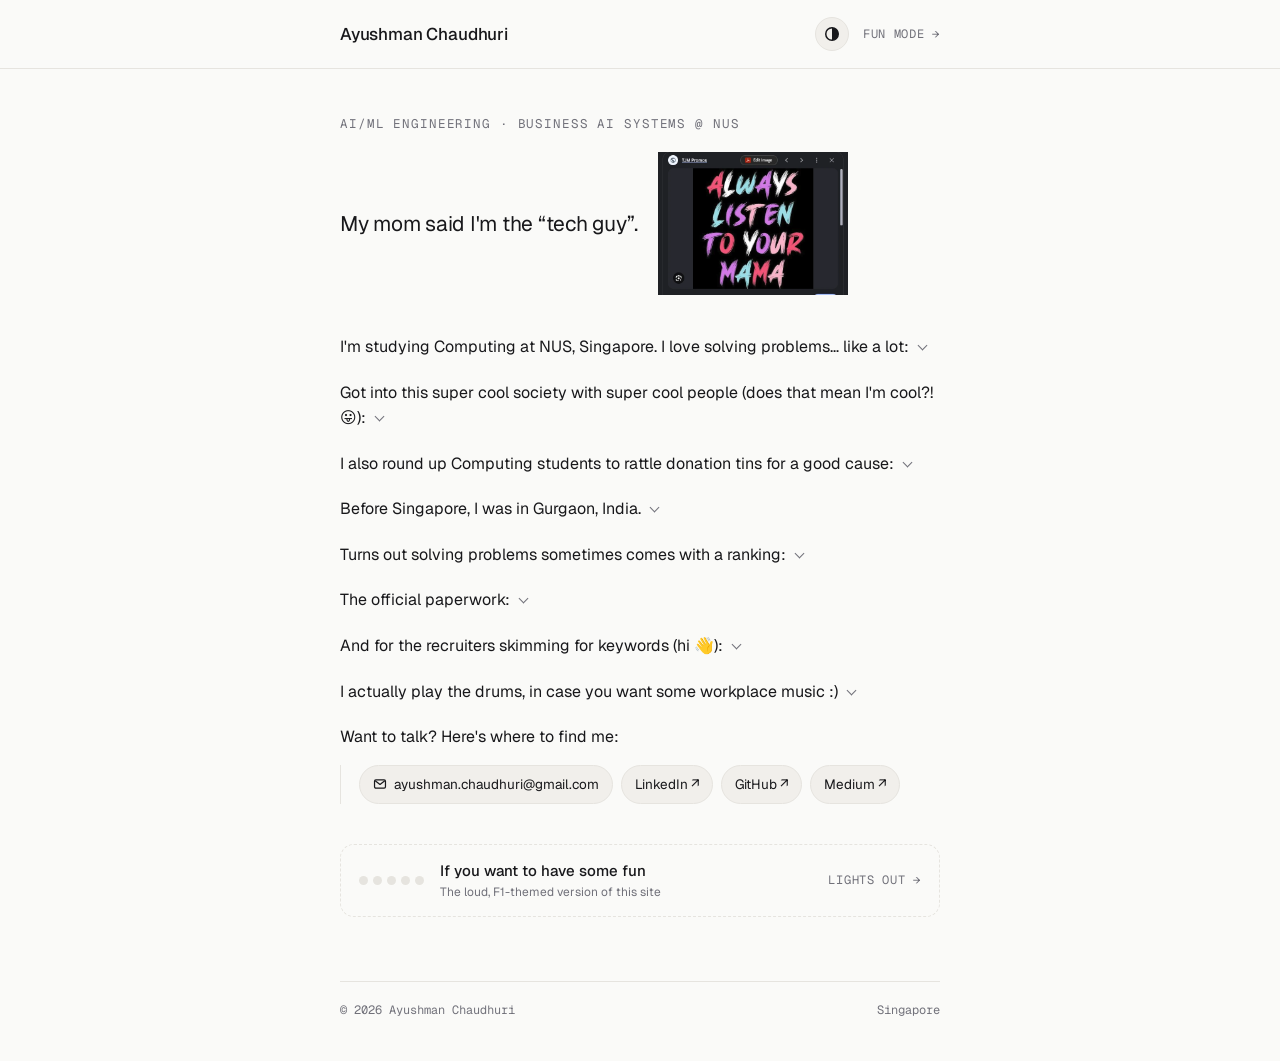
<file: index.html>
<!DOCTYPE html>
<html lang="en">
<head>
<meta charset="utf-8">
<meta name="viewport" content="width=device-width, initial-scale=1, viewport-fit=cover">
<title>Ayushman Chaudhuri</title>
<meta name="description" content="Ayushman Chaudhuri — first-year Business AI Systems student at NUS, building towards a career in AI/ML engineering.">
<link rel="canonical" href="https://ayushman.rocks/">
<meta name="theme-color" content="#FAFAF8">

<meta property="og:title" content="Ayushman Chaudhuri">
<meta property="og:description" content="First-year Business AI Systems student at NUS, building towards a career in AI/ML engineering.">
<meta property="og:type" content="website">
<meta property="og:url" content="https://ayushman.rocks/">
<meta property="og:image" content="https://ayushman.rocks/assets/img/ayushman-md.jpg">

<script>
  (function () {
    // Old deep links (ayushman.rocks/#whatsthisposition, #about, …) belong to the fun version, which now lives at /fun/.
    var h = location.hash.slice(1);
    if (/^(home|about|work|beyond|contact|pitwall|whatsthisposition|wattlah|clipcontext|nes-finance|chakr|ml-project)$/.test(h)) {
      location.replace('fun/#' + h);
    }
    // Saved light/dark choice, applied before first paint so the page doesn't flash.
    try {
      var t = localStorage.getItem('theme');
      if (t === 'light' || t === 'dark') document.documentElement.setAttribute('data-theme', t);
    } catch (e) {}
  })();
</script>

<link rel="preconnect" href="https://fonts.googleapis.com">
<link rel="preconnect" href="https://fonts.gstatic.com" crossorigin>
<link href="https://fonts.googleapis.com/css2?family=Geist:wght@400;500;600&family=Geist+Mono:wght@400;500&display=swap" rel="stylesheet">
<link rel="icon" href="favicon.svg" type="image/svg+xml">
<link rel="icon" href="favicon.ico" sizes="48x48">
<link rel="apple-touch-icon" href="apple-touch-icon.png">

<style>
  :root {
    --bg: #FAFAF8;
    --text: #18181B;
    --body: #3F3F46;
    --dim: #71717A;
    --hair: #E6E4DF;
    --chip: #F1EFEB;
    --link-line: #FF8000;
    --tint: rgba(255, 128, 0, .13);
    --tint-ink: #8A4200;
    --light-on: #E5251B;
    --go: #C25E00;
    color-scheme: light;
    interpolate-size: allow-keywords;
  }
  :root[data-theme="dark"] {
    --bg: #0C0C0E;
    --text: #EDEBE4;
    --body: #C4C2BC;
    --dim: #8C8A85;
    --hair: #242428;
    --chip: #16161A;
    --tint: rgba(255, 128, 0, .16);
    --tint-ink: #FFB26B;
    --light-on: #FF3B30;
    --go: #FF8000;
    color-scheme: dark;
  }

  *, *::before, *::after { box-sizing: border-box; }
  html { -webkit-text-size-adjust: 100%; }
  body {
    margin: 0;
    background: var(--bg);
    color: var(--body);
    font: 400 15px/1.7 "Geist", ui-sans-serif, system-ui, -apple-system, "Segoe UI", sans-serif;
    -webkit-font-smoothing: antialiased;
    transition: background-color .25s, color .25s;
  }
  a { color: inherit; }
  ul { list-style: none; margin: 0; padding: 0; }
  p { margin: 0; }
  .mono { font-family: "Geist Mono", ui-monospace, "SF Mono", Menlo, monospace; }
  .wrap { max-width: 640px; margin: 0 auto; padding: 0 max(20px, env(safe-area-inset-left)); }

  /* ---------- header ---------- */
  .top { border-bottom: 1px solid var(--hair); }
  .top .wrap { display: flex; align-items: center; justify-content: space-between; height: 68px; }
  .top__name { font-size: 17px; font-weight: 500; color: var(--text); letter-spacing: -.01em; text-decoration: none; }
  .theme {
    width: 34px; height: 34px; border-radius: 50%;
    display: grid; place-items: center;
    border: 1px solid var(--hair); background: var(--chip); color: var(--text);
    cursor: pointer; padding: 0;
    transition: transform .2s;
  }
  .theme:hover { transform: rotate(-20deg); }
  .top__right { display: flex; align-items: center; gap: 14px; }
  .top__fun { font-size: 12px; letter-spacing: .06em; text-transform: uppercase; color: var(--dim); text-decoration: none; transition: color .2s; }
  .top__fun:hover { color: var(--go); }
  .theme svg { width: 16px; height: 16px; }

  /* ---------- intro ---------- */
  main.wrap { padding-top: 44px; padding-bottom: 64px; }
  .kicker { font-size: 12.5px; letter-spacing: .07em; text-transform: uppercase; color: var(--dim); margin-bottom: 18px; }
  .lead { display: flex; align-items: center; gap: 20px; font-size: 21px; line-height: 1.5; color: var(--text); letter-spacing: -.012em; }
  .lead p { text-wrap: balance; }
  .lead__mama { width: 190px; height: auto; flex: none; }
  .say a, .entry a, .skills a {
    color: var(--text);
    text-decoration: underline;
    text-decoration-color: var(--link-line);
    text-decoration-thickness: 1.5px;
    text-underline-offset: 3px;
  }
  .say a:hover, .entry a:hover, .skills a:hover { text-decoration-thickness: 3px; }
  /* ---------- sections: one sentence in my voice; its list drops down on hover (tap on touch) ---------- */
  .secs { margin-top: 34px; }
  .sec + .sec { margin-top: 10px; }
  .say {
    display: block; width: 100%; padding: 5px 0; margin: 0;
    background: none; border: 0; text-align: left; cursor: pointer;
    font: inherit; font-size: 16px; line-height: 1.6; color: var(--text);
    transition: color .25s;
  }
  .say:focus-visible { outline: 2px solid var(--link-line); outline-offset: 3px; border-radius: 4px; }
  .say--static { cursor: default; }
  .say__chev {
    display: inline-block; width: 7px; height: 7px; margin-left: 10px; vertical-align: 3px;
    border-right: 1.5px solid var(--dim); border-bottom: 1.5px solid var(--dim);
    transform: rotate(45deg);
    transition: transform .3s, border-color .3s;
  }
  .fold { display: grid; grid-template-rows: 0fr; transition: grid-template-rows .36s cubic-bezier(.2, .7, .2, 1); }
  .fold__in { overflow: hidden; min-height: 0; }
  .list {
    margin: 10px 0 14px; padding-left: 18px;
    border-left: 1.5px solid var(--hair);
    transition: border-color .3s;
  }
  /* .is-hover = mouse (set by the script below), .is-open = tapped/clicked, focus = keyboard */
  .sec.is-open .fold, .sec.is-hover .fold, .sec:has(:focus-visible) .fold { grid-template-rows: 1fr; }
  .sec.is-open .say__chev, .sec.is-hover .say__chev, .sec:has(:focus-visible) .say__chev { transform: translateY(3px) rotate(-135deg); border-color: var(--go); }
  .sec.is-open .list, .sec.is-hover .list { border-left-color: var(--link-line); }
  @media (hover: hover) {
    .secs:hover .sec:not(.is-hover):not(.is-open):not(#say-hi) .say { color: var(--dim); }
  }
  #say-hi .list { margin-bottom: 0; }

  /* entries */
  .entry + .entry { margin-top: 18px; }
  .entry__head { display: flex; align-items: baseline; gap: 16px; }
  .entry__what { flex: 1; min-width: 0; display: flex; flex-wrap: wrap; align-items: baseline; gap: 4px 8px; }
  .entry__title { color: var(--text); font-weight: 500; }
  .entry__org {
    background: var(--tint); color: var(--tint-ink);
    font-size: 13px; padding: 1px 7px; border-radius: 5px; line-height: 1.6;
  }
  .entry__when { flex: none; font-size: 12px; color: var(--dim); white-space: nowrap; }
  .entry__note { margin-top: 3px; font-size: 14.5px; }
  .entry__stack { margin-top: 5px; font-size: 12px; color: var(--dim); }
  .entry__links { margin-top: 6px; display: flex; flex-wrap: wrap; gap: 4px 16px; font-size: 13.5px; }
  .entry a[target="_blank"]::after, .skills a[target="_blank"]::after { content: " ↗"; font-size: .85em; }

  .skills { display: grid; grid-template-columns: 9.5em 1fr; gap: 10px 16px; margin: 0; }
  .skills dt { font-size: 12px; letter-spacing: .05em; text-transform: uppercase; color: var(--dim); padding-top: 2px; }
  .skills dd { margin: 0; font-size: 14.5px; }


  /* ---------- contact links ---------- */
  .links { display: flex; flex-wrap: wrap; gap: 8px; }
  .links a {
    display: inline-flex; align-items: center; gap: 7px;
    padding: 7px 13px; border-radius: 999px;
    border: 1px solid var(--hair); background: var(--chip);
    color: var(--text); text-decoration: none; font-size: 13.5px;
    transition: border-color .2s, transform .2s;
  }
  .links a:hover { border-color: var(--link-line); transform: translateY(-1px); }
  .links svg { width: 14px; height: 14px; flex: none; }

  /* ---------- the way to the fun version ---------- */
  .fun {
    margin-top: 40px;
    display: flex; align-items: center; gap: 16px;
    padding: 16px 18px; border-radius: 14px;
    border: 1px dashed var(--hair);
    color: var(--text); text-decoration: none;
    transition: border-color .3s, background-color .3s;
  }
  .fun:hover, .fun:focus-visible { border-style: solid; border-color: var(--text); outline: none; }
  .lights { display: flex; gap: 5px; flex: none; }
  .lights i { width: 9px; height: 9px; border-radius: 50%; background: var(--hair); }
  .fun:hover .lights i, .fun:focus-visible .lights i {
    animation: light-on var(--t) var(--d) linear forwards;
  }
  @keyframes light-on {
    0%, 99.9% { background: var(--light-on); box-shadow: 0 0 8px var(--light-on); }
    100% { background: var(--hair); box-shadow: none; }
  }
  .fun__text { display: flex; flex-direction: column; line-height: 1.35; }
  .fun__text b { font-weight: 500; font-size: 15px; }
  .fun__text small { font-size: 12px; color: var(--dim); margin-top: 3px; }
  .fun__go {
    margin-left: auto; font-size: 12px; letter-spacing: .06em; text-transform: uppercase; color: var(--dim);
    white-space: nowrap; transition: color .2s, transform .3s;
  }
  /* "lights out and away we go" — fires after the five lights have gone out */
  .fun:hover .fun__go, .fun:focus-visible .fun__go { color: var(--go); transform: translateX(4px); transition-delay: 1.15s; }

  footer { padding: 0 0 40px; font-size: 12px; color: var(--dim); }
  .foot { display: flex; justify-content: space-between; gap: 12px; flex-wrap: wrap; border-top: 1px solid var(--hair); padding-top: 18px; }

  @media (max-width: 520px) {
    main.wrap { padding-top: 30px; }
    .kicker { font-size: 11px; letter-spacing: .06em; }
    .lead { font-size: 19px; gap: 16px; }
    .lead__mama { width: 128px; }
    .list { padding-left: 14px; }
    .top__right { gap: 12px; }
    .top__fun { font-size: 11px; }
    .entry__head { flex-direction: column; gap: 2px; }
    .skills { grid-template-columns: 1fr; gap: 2px; }
    .skills dd + dt { margin-top: 10px; }
    .fun { gap: 12px; padding: 14px; }
    .fun__go { display: none; }
  }
  @media (prefers-reduced-motion: reduce) {
    *, *::before, *::after { animation: none !important; transition: none !important; }
  }
</style>
</head>
<body>

<header class="top">
  <div class="wrap">
    <a class="top__name" href="./">Ayushman Chaudhuri</a>
    <div class="top__right">
      <button class="theme" id="theme" type="button" aria-label="Switch between light and dark mode">
        <svg viewBox="0 0 16 16" aria-hidden="true"><circle cx="8" cy="8" r="6.25" fill="none" stroke="currentColor" stroke-width="1.5"/><path d="M8 1.75a6.25 6.25 0 0 1 0 12.5z" fill="currentColor"/></svg>
      </button>
      <a class="top__fun mono" href="fun/">Fun mode →</a>
    </div>
  </div>
</header>

<main class="wrap">
  <p class="kicker mono">AI/ML Engineering · Business AI Systems @ NUS</p>
  <div class="lead">
    <p>My mom said I'm the “tech guy”.</p>
    <img class="lead__mama" src="assets/img/mama.webp" width="606" height="455" alt="Poster that says “Always listen to your mama”">
  </div>

  <div class="secs">
  <section class="sec" id="projects">
    <button class="say" type="button" aria-expanded="false">I'm studying Computing at NUS, Singapore. I love solving problems… like a lot:<i class="say__chev" aria-hidden="true"></i></button>
    <div class="fold"><div class="fold__in">
      <ul class="list">
        <li class="entry">
          <div class="entry__head"><span class="entry__what"><span class="entry__title">what’sthisposition</span><span class="entry__org">Solo build · Live</span></span><span class="entry__when mono">2026</span></div>
          <p class="entry__note">Free, open-source chess game review. Stockfish 19 runs in the browser, labels every move from Brilliant to Blunder, and explains why in plain words.</p>
          <p class="entry__stack mono">Next.js · TypeScript · Stockfish WASM · Computer vision</p>
          <p class="entry__links"><a href="https://www.whatsthisposition.com" target="_blank" rel="noopener">whatsthisposition.com</a><a href="https://github.com/acunli/whatsthisposition" target="_blank" rel="noopener">GitHub</a></p>
        </li>
        <li class="entry">
          <div class="entry__head"><span class="entry__what"><span class="entry__title">ClipContext</span><span class="entry__org">Team Lead &amp; Lead Developer</span></span><span class="entry__when mono">Jul – Aug 2026</span></div>
          <p class="entry__note">Multimodal video understanding that generates trend-aware titles, descriptions and hashtags, ranked by an AI discriminator. Built for the lablab.ai AMD Developer Hackathon ACT II.</p>
          <p class="entry__stack mono">PyTorch · vLLM · ROCm · FastAPI · Next.js · Firebase</p>
          <p class="entry__links"><a href="https://clip-context.vercel.app" target="_blank" rel="noopener">clip-context.vercel.app</a><a href="https://github.com/acunli/ClipContext" target="_blank" rel="noopener">GitHub</a></p>
        </li>
        <li class="entry">
          <div class="entry__head"><span class="entry__what"><span class="entry__title">NES Finance Tool</span><span class="entry__org">Private</span></span><span class="entry__when mono">Current</span></div>
          <p class="entry__note">Finance governance for the NUS Entrepreneurship Society: procurement requests routed through tiered approvals, with an append-only audit trail.</p>
          <p class="entry__stack mono">Next.js · TypeScript · Postgres · Drizzle · Supabase</p>
        </li>
        <li class="entry">
          <div class="entry__head"><span class="entry__what"><span class="entry__title">WattLah!</span><span class="entry__org">Team build</span></span><span class="entry__when mono">LifeHack 2026</span></div>
          <p class="entry__note">Gamified home energy audits: walk a pixel-art apartment, scan appliance meters and build a savings plan.</p>
          <p class="entry__stack mono">Next.js · React · TypeScript · Phaser 3 · Tailwind</p>
          <p class="entry__links"><a href="https://github.com/acunli/LifeHack2026" target="_blank" rel="noopener">GitHub</a></p>
        </li>
      </ul>
    </div></div>
  </section>

  <section class="sec" id="society">
    <button class="say" type="button" aria-expanded="false">Got into this super cool society with super cool people (does that mean I'm cool?! 😛):<i class="say__chev" aria-hidden="true"></i></button>
    <div class="fold"><div class="fold__in">
      <ul class="list">
        <li class="entry">
          <div class="entry__head"><span class="entry__what"><span class="entry__title">Technical Executive</span><span class="entry__org">NUS Entrepreneurship Society</span></span><span class="entry__when mono">Current</span></div>
          <p class="entry__note">Building the society's finance tool. The net assets it manages will soon exceed SGD 30,000.</p>
        </li>
      </ul>
    </div></div>
  </section>

  <section class="sec" id="flag">
    <button class="say" type="button" aria-expanded="false">I also round up Computing students to rattle donation tins for a good cause:<i class="say__chev" aria-hidden="true"></i></button>
    <div class="fold"><div class="fold__in">
      <ul class="list">
        <li class="entry">
          <div class="entry__head"><span class="entry__what"><span class="entry__title">Director of Flag</span><span class="entry__org">NUS Students' Computing Club</span></span><span class="entry__when mono">29th MC</span></div>
          <p class="entry__note">NUSSU Flag Day, NUS's annual street drive raising funds for Community Chest charities.</p>
        </li>
      </ul>
    </div></div>
  </section>

  <section class="sec" id="school">
    <button class="say" type="button" aria-expanded="false">Before Singapore, I was in Gurgaon, India.<i class="say__chev" aria-hidden="true"></i></button>
    <div class="fold"><div class="fold__in">
      <ul class="list">
        <li class="entry">
          <div class="entry__head"><span class="entry__what"><span class="entry__title">Head Boy</span><span class="entry__org">Delhi Public School Gurgaon</span></span><span class="entry__when mono">2025 – 2026</span></div>
          <p class="entry__note">Represented 5,000+ students and coordinated 120 council members across 4 events.</p>
        </li>
        <li class="entry">
          <div class="entry__head"><span class="entry__what"><span class="entry__title">Head of Financing &amp; Technical Operations</span><span class="entry__org">Chakr – Wheels of Hope</span></span><span class="entry__when mono">Mar 2025 – Feb 2026</span></div>
          <p class="entry__note">Refurbished bicycles for underprivileged students. 260+ bicycles distributed, SGD 3,300+ raised, and tGELF Youth Leader 2024–25 out of 100+ projects.</p>
        </li>
        <li class="entry">
          <div class="entry__head"><span class="entry__what"><span class="entry__title">Head, Competitive Programming Team</span><span class="entry__org">NODE, DPS Gurgaon</span></span></div>
          <p class="entry__note">Led the team at 5 national competitions and ran programming huddles for 50+ participants.</p>
        </li>
      </ul>
    </div></div>
  </section>

  <section class="sec" id="awards">
    <button class="say" type="button" aria-expanded="false">Turns out solving problems sometimes comes with a ranking:<i class="say__chev" aria-hidden="true"></i></button>
    <div class="fold"><div class="fold__in">
      <ul class="list">
        <li class="entry">
          <div class="entry__head"><span class="entry__what"><span class="entry__title">World Rank #8 developer of 20,000</span><span class="entry__org">lablab.ai AMD ACT II Hackathon</span></span><span class="entry__when mono">2026</span></div>
          <p class="entry__note">Project ranked #3 (Community Choice) across 1,000+ submissions.</p>
        </li>
        <li class="entry">
          <div class="entry__head"><span class="entry__what"><span class="entry__title">All India Rank 1</span><span class="entry__org">ACER Reasoning Olympiad</span></span><span class="entry__when mono">2024 – 25</span></div>
        </li>
        <li class="entry">
          <div class="entry__head"><span class="entry__what"><span class="entry__title">Rank 1</span><span class="entry__org">Appathon</span></span><span class="entry__when mono">2025</span></div>
        </li>
        <li class="entry">
          <div class="entry__head"><span class="entry__what"><span class="entry__title">All India Rank 3 of 10,000</span><span class="entry__org">Young Money Masters</span></span><span class="entry__when mono">2025</span></div>
        </li>
        <li class="entry">
          <div class="entry__head"><span class="entry__what"><span class="entry__title">Country topper, 100/100</span><span class="entry__org">CBSE Mathematics</span></span></div>
        </li>
        <li class="entry">
          <div class="entry__head"><span class="entry__what"><span class="entry__title">Director's Gold Medal for Academic Excellence</span><span class="entry__org">DPS Gurgaon</span></span><span class="entry__when mono">7 years running</span></div>
        </li>
        <li class="entry">
          <div class="entry__head"><span class="entry__what"><span class="entry__title">Special Jury's Award for Exemplary Service</span><span class="entry__org">DPS Gurgaon</span></span><span class="entry__when mono">2025</span></div>
        </li>
      </ul>
    </div></div>
  </section>

  <section class="sec" id="education">
    <button class="say" type="button" aria-expanded="false">The official paperwork:<i class="say__chev" aria-hidden="true"></i></button>
    <div class="fold"><div class="fold__in">
      <ul class="list">
        <li class="entry">
          <div class="entry__head"><span class="entry__what"><span class="entry__title">Bachelor of Computing in Business AI Systems</span><span class="entry__org">NUS School of Computing</span></span><span class="entry__when mono">2026 – 2030</span></div>
          <p class="entry__note">Year 1.</p>
        </li>
        <li class="entry">
          <div class="entry__head"><span class="entry__what"><span class="entry__title">Grade XII · 97%</span><span class="entry__org">Delhi Public School Gurgaon</span></span><span class="entry__when mono">2016 – 2026</span></div>
        </li>
      </ul>
    </div></div>
  </section>

  <section class="sec" id="skills">
    <button class="say" type="button" aria-expanded="false">And for the recruiters skimming for keywords (hi 👋):<i class="say__chev" aria-hidden="true"></i></button>
    <div class="fold"><div class="fold__in">
      <div class="list">
        <dl class="skills">
          <dt class="mono">AI / ML</dt><dd>PyTorch, vLLM, ROCm, Fireworks AI, LLM pipelines</dd>
          <dt class="mono">Languages</dt><dd>Python, TypeScript, C++, SQL</dd>
          <dt class="mono">Web &amp; backend</dt><dd>Next.js, React, FastAPI</dd>
          <dt class="mono">Cloud &amp; data</dt><dd>Docker, Vercel, Railway, Firebase, Supabase, Postgres, Git</dd>
        </dl>
      </div>
    </div></div>
  </section>

  <section class="sec" id="outside">
    <button class="say" type="button" aria-expanded="false">I actually play the drums, in case you want some workplace music :)<i class="say__chev" aria-hidden="true"></i></button>
    <div class="fold"><div class="fold__in">
      <div class="list">
        <dl class="skills">
          <dt class="mono">Chess</dt><dd>1500 rapid peak on <a href="https://www.chess.com/member/Ay7u" target="_blank" rel="noopener">chess.com</a>, NUS iChess Club</dd>
          <dt class="mono">Football</dt><dd>Diehard Chelsea fan</dd>
          <dt class="mono">F1</dt><dd>McLaren (hence the orange)</dd>
          <dt class="mono">Also play</dt><dd>Cricket, badminton, tennis, table tennis</dd>
          <dt class="mono">Writing</dt><dd>Anything and everything, on <a href="https://medium.com/@ayushman.chaudhuri" target="_blank" rel="noopener">Medium</a></dd>
          <dt class="mono">Talking</dt><dd>A ton of MUNs and debates</dd>
        </dl>
      </div>
    </div></div>
  </section>

  <section class="sec" id="say-hi">
    <p class="say say--static">Want to talk? Here's where to find me:</p>
    <div class="list">
      <nav class="links" aria-label="Contact">
        <a href="mailto:ayushman.chaudhuri@gmail.com">
          <svg viewBox="0 0 16 16" aria-hidden="true"><rect x="1.75" y="3.25" width="12.5" height="9.5" rx="1.5" fill="none" stroke="currentColor" stroke-width="1.4"/><path d="M2.5 4.25 8 8.5l5.5-4.25" fill="none" stroke="currentColor" stroke-width="1.4" stroke-linejoin="round"/></svg>
          ayushman.chaudhuri@gmail.com
        </a>
        <a href="https://www.linkedin.com/in/ayushman-chaudhuri" target="_blank" rel="noopener">LinkedIn ↗</a>
        <a href="https://github.com/acunli" target="_blank" rel="noopener">GitHub ↗</a>
        <a href="https://medium.com/@ayushman.chaudhuri" target="_blank" rel="noopener">Medium ↗</a>
      </nav>
    </div>
  </section>

  </div>

  <a class="fun" href="fun/">
    <span class="lights" aria-hidden="true">
      <i style="--d:0s;--t:1.1s"></i><i style="--d:.18s;--t:.92s"></i><i style="--d:.36s;--t:.74s"></i><i style="--d:.54s;--t:.56s"></i><i style="--d:.72s;--t:.38s"></i>
    </span>
    <span class="fun__text">
      <b>If you want to have some fun</b>
      <small>The loud, F1-themed version of this site</small>
    </span>
    <span class="fun__go mono" aria-hidden="true">Lights out →</span>
  </a>
</main>

<footer>
  <div class="wrap">
    <div class="foot mono">
      <span>© <span id="year">2026</span> Ayushman Chaudhuri</span>
      <span>Singapore</span>
    </div>
  </div>
</footer>

<script>
  (function () {
    var root = document.documentElement;
    document.getElementById('theme').addEventListener('click', function () {
      var current = root.getAttribute('data-theme') || 'light';
      var next = current === 'dark' ? 'light' : 'dark';
      root.setAttribute('data-theme', next);
      try { localStorage.setItem('theme', next); } catch (e) {}
    });
    document.querySelectorAll('.sec .say[aria-expanded]').forEach(function (btn) {
      btn.addEventListener('click', function () {
        var sec = btn.parentNode;
        var open = !sec.classList.contains('is-open');
        sec.classList.toggle('is-open', open);
        btn.setAttribute('aria-expanded', String(open));
      });
    });

    // Mouse: hovering a sentence drops its list down. A section left through its bottom
    // (i.e. you're moving down the page) stays open, so nothing above the cursor shrinks
    // and the next sentence doesn't jump away. Leaving up, sideways or out of the list closes it.
    if (matchMedia('(hover: hover) and (pointer: fine)').matches) {
      var secs = document.querySelector('.secs');
      var folding = secs.querySelectorAll('.sec');
      folding.forEach(function (sec) {
        if (!sec.querySelector('.fold')) return;
        sec.addEventListener('mouseenter', function () {
          clearTimeout(sec._t);
          sec._t = setTimeout(function () { sec.classList.add('is-hover'); }, 110);
        });
        sec.addEventListener('mouseleave', function (e) {
          clearTimeout(sec._t);
          var r = sec.getBoundingClientRect();
          if (e.clientY >= r.bottom - 2 && e.clientX > r.left && e.clientX < r.right) return;
          sec._t = setTimeout(function () { sec.classList.remove('is-hover'); }, 120);
        });
      });
      secs.addEventListener('mouseleave', function () {
        folding.forEach(function (sec) {
          clearTimeout(sec._t);
          sec._t = setTimeout(function () { sec.classList.remove('is-hover'); }, 150);
        });
      });
    }

    // ayushman.rocks/#projects (etc.) opens that section
    var target = location.hash && document.getElementById(location.hash.slice(1));
    if (target && target.classList.contains('sec')) {
      target.classList.add('is-open');
      var b = target.querySelector('.say[aria-expanded]');
      if (b) b.setAttribute('aria-expanded', 'true');
    }

    document.getElementById('year').textContent = new Date().getFullYear();
  })();
</script>
</body>
</html>
</file>
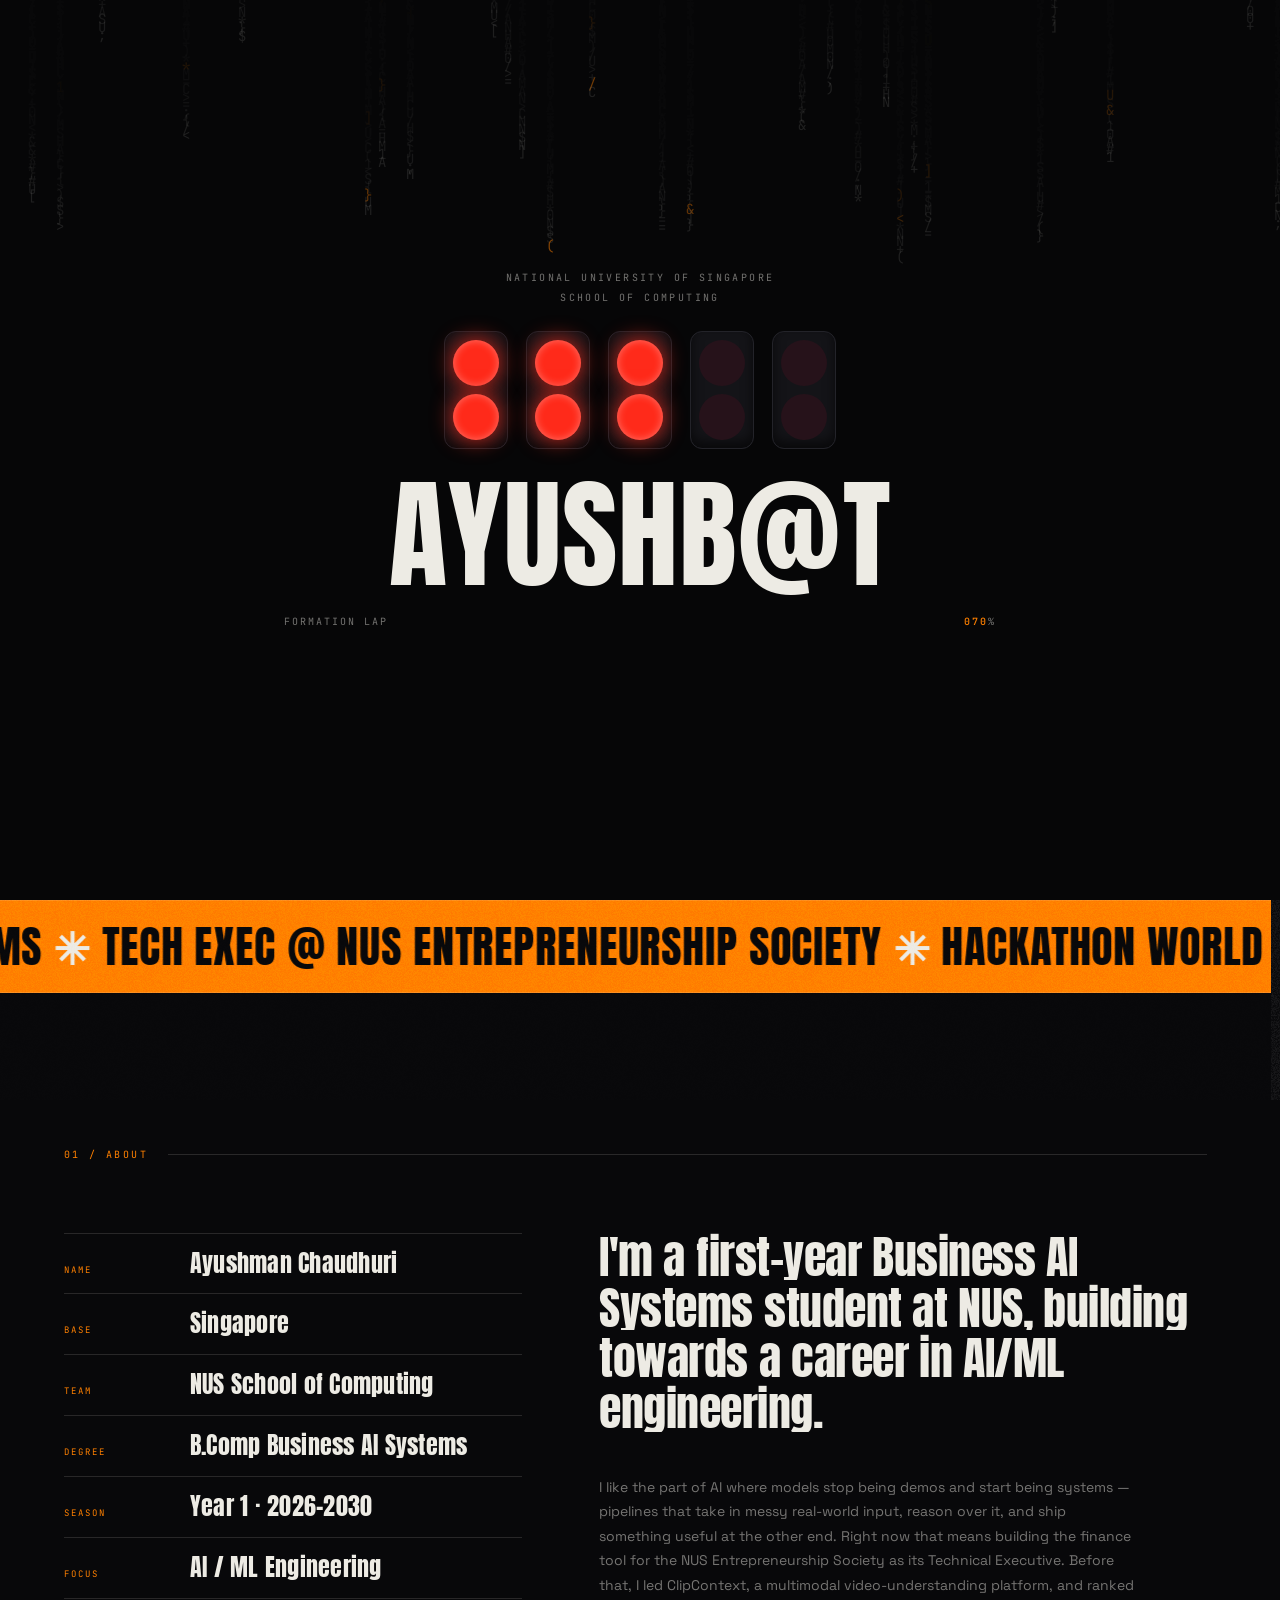
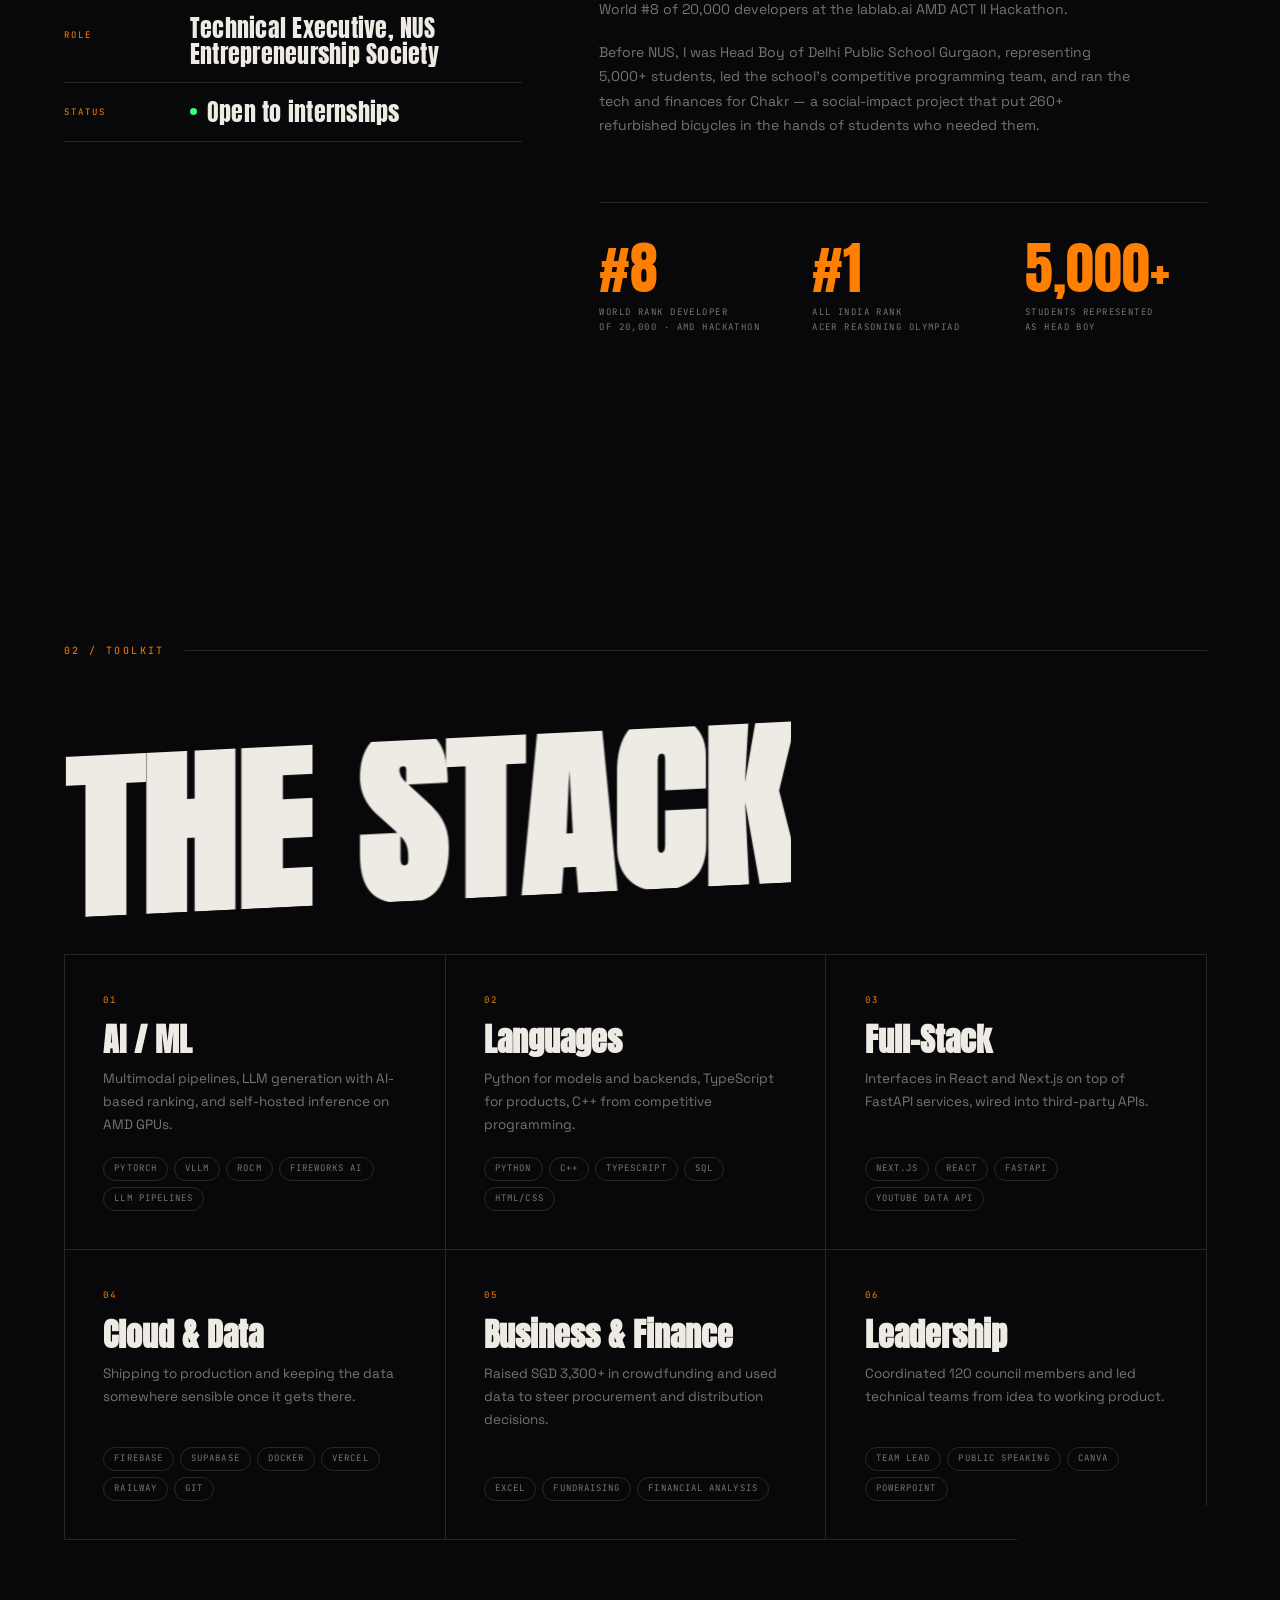
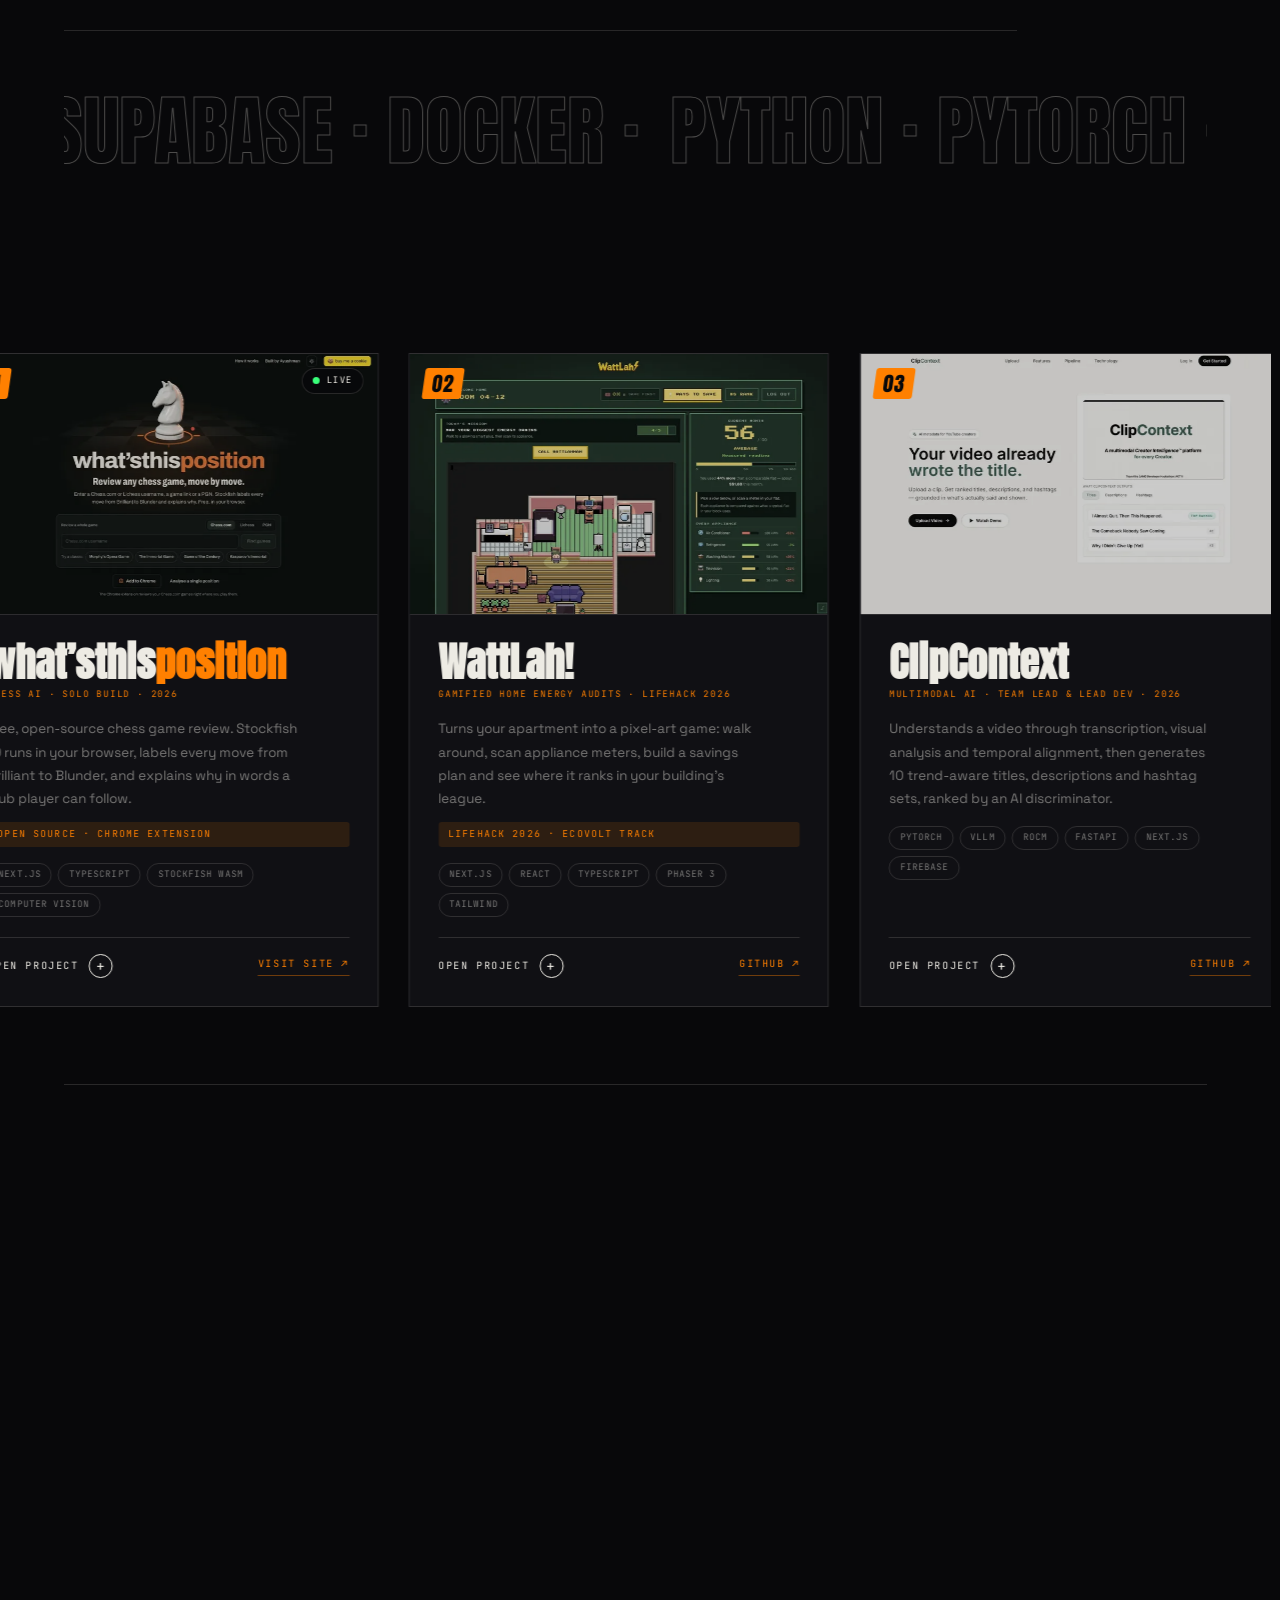
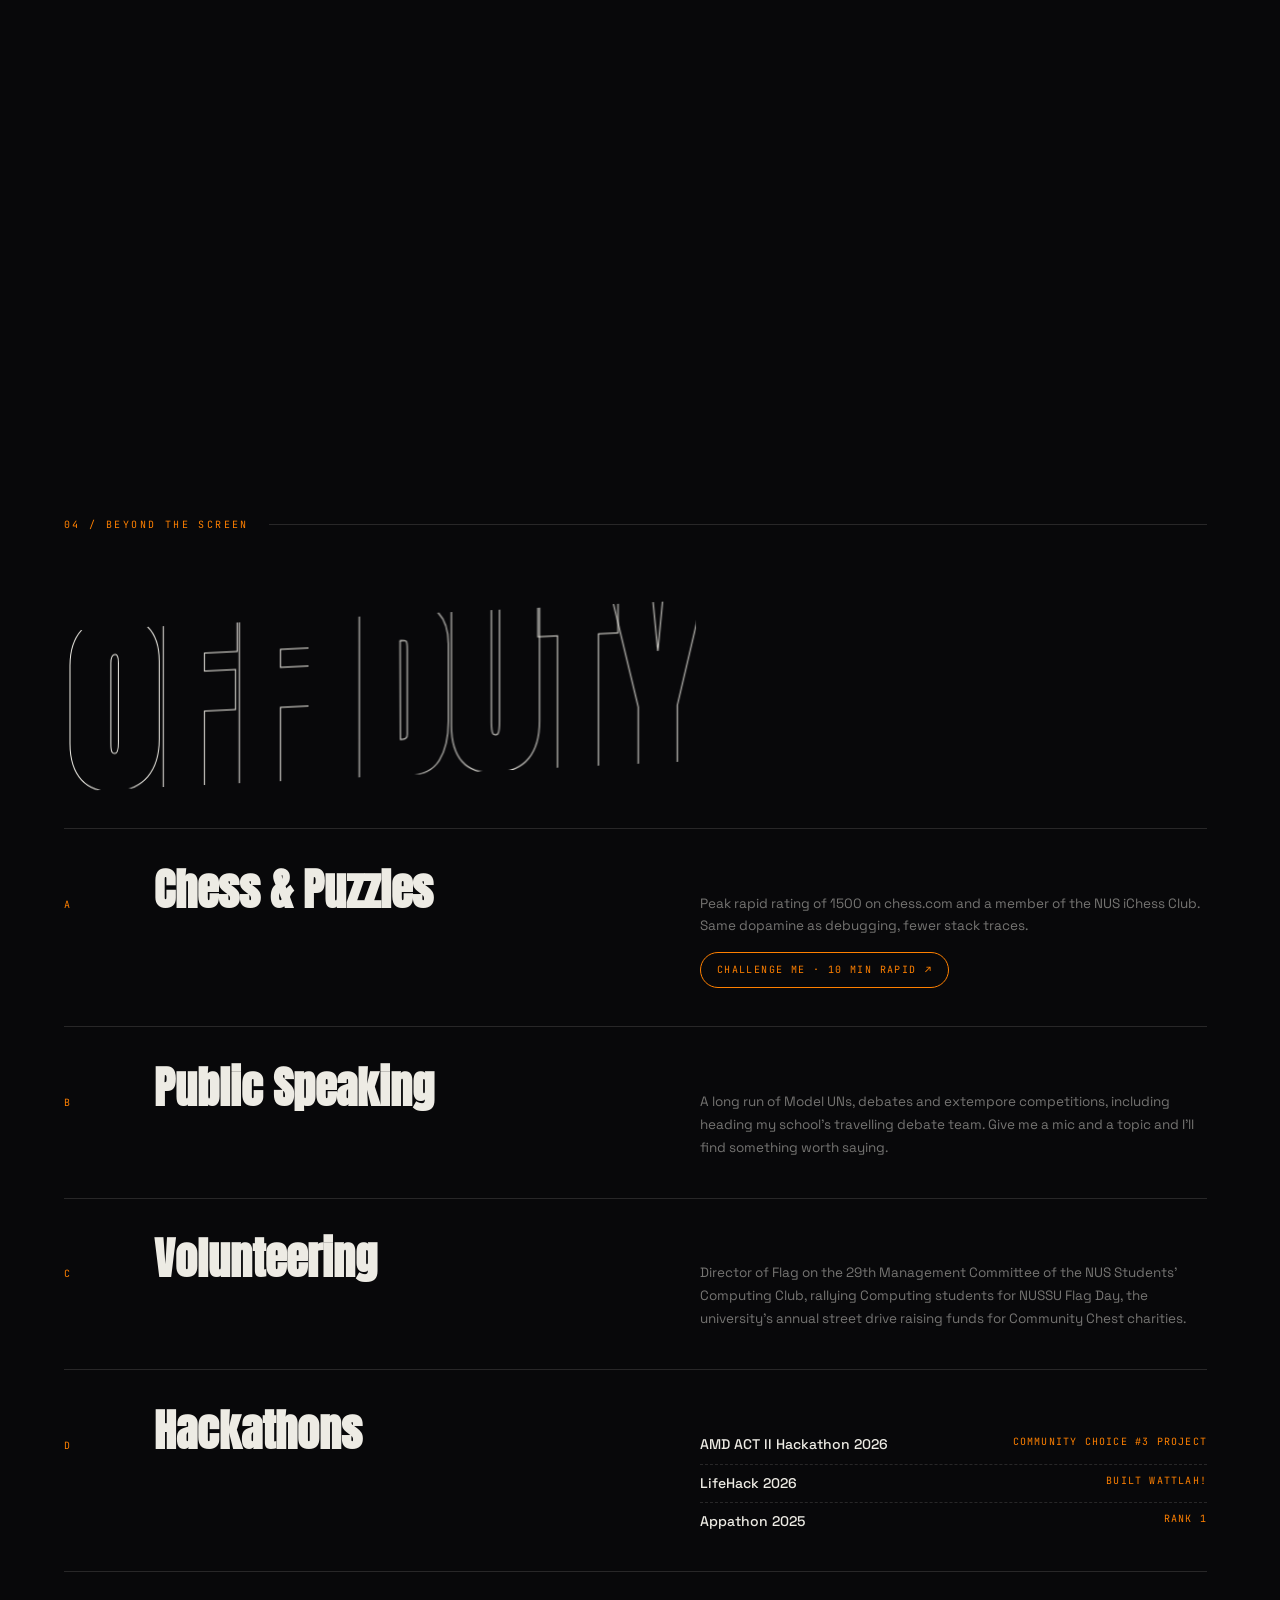
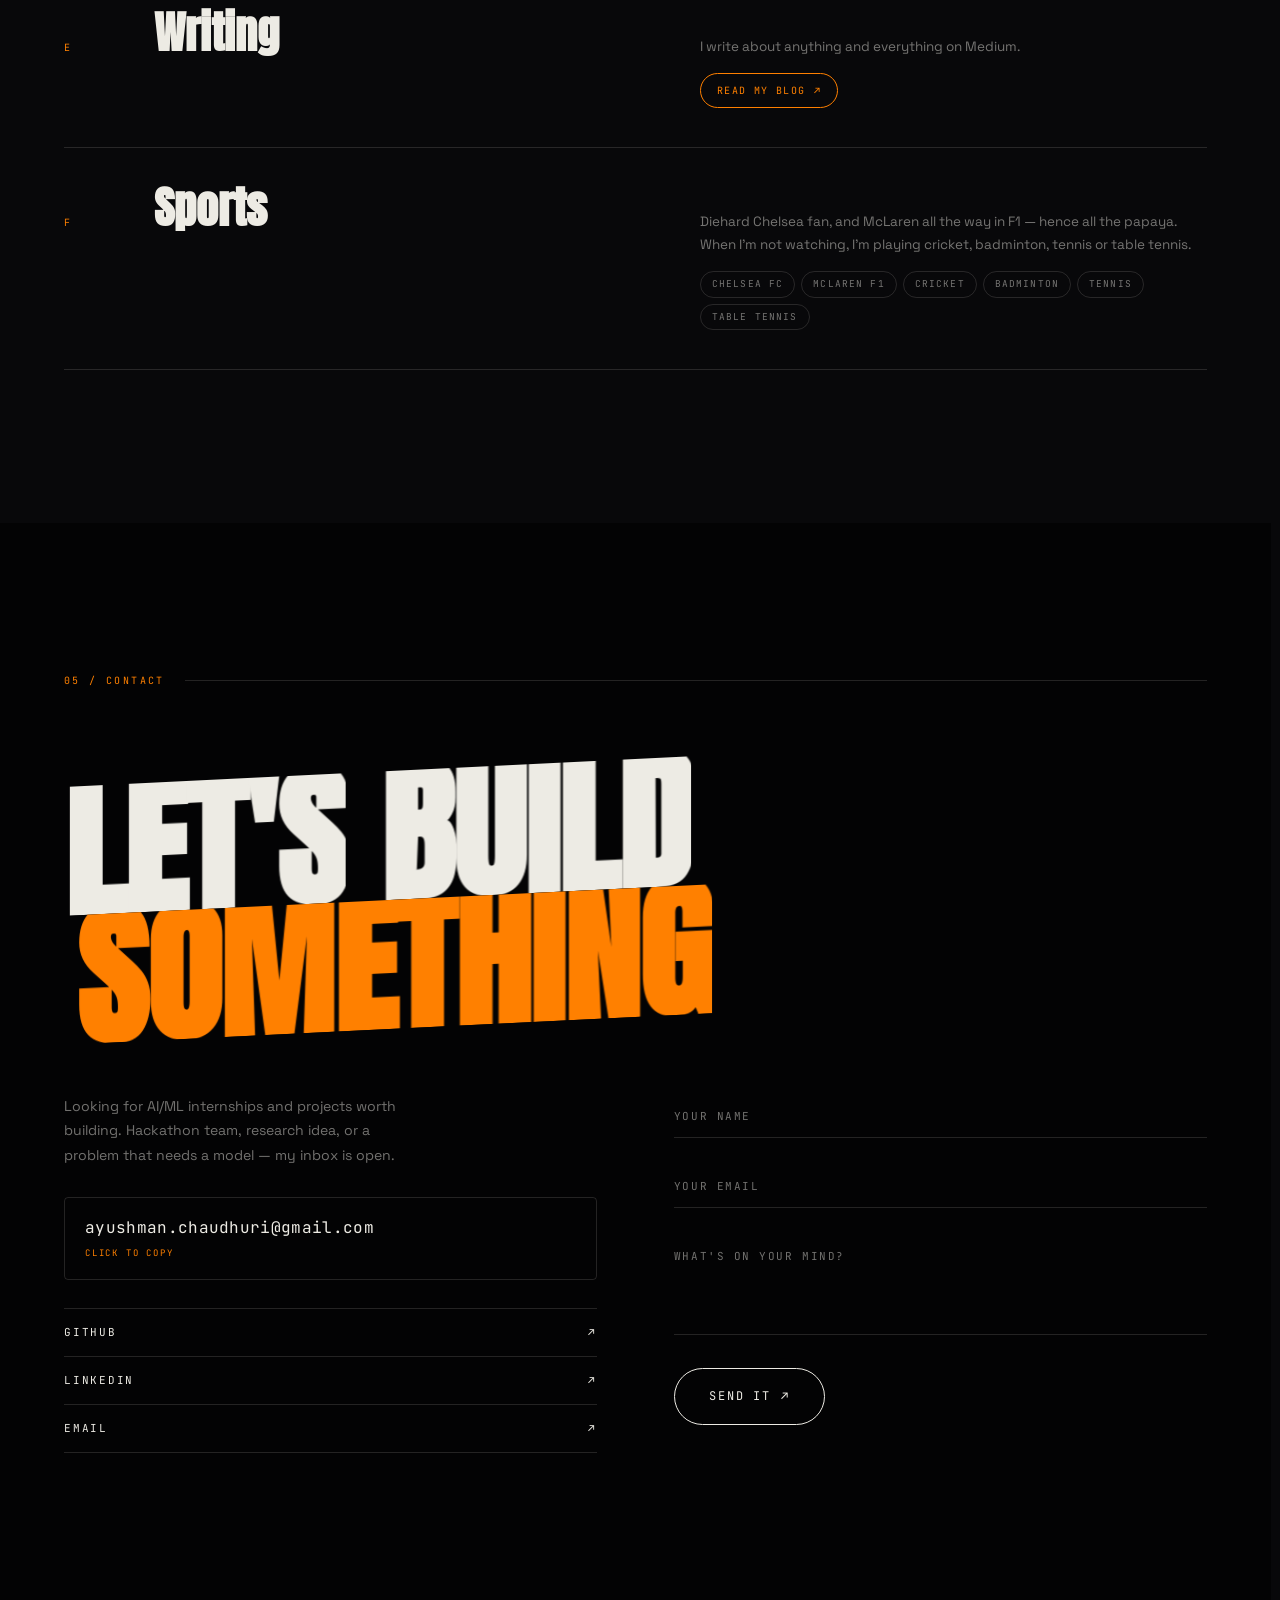
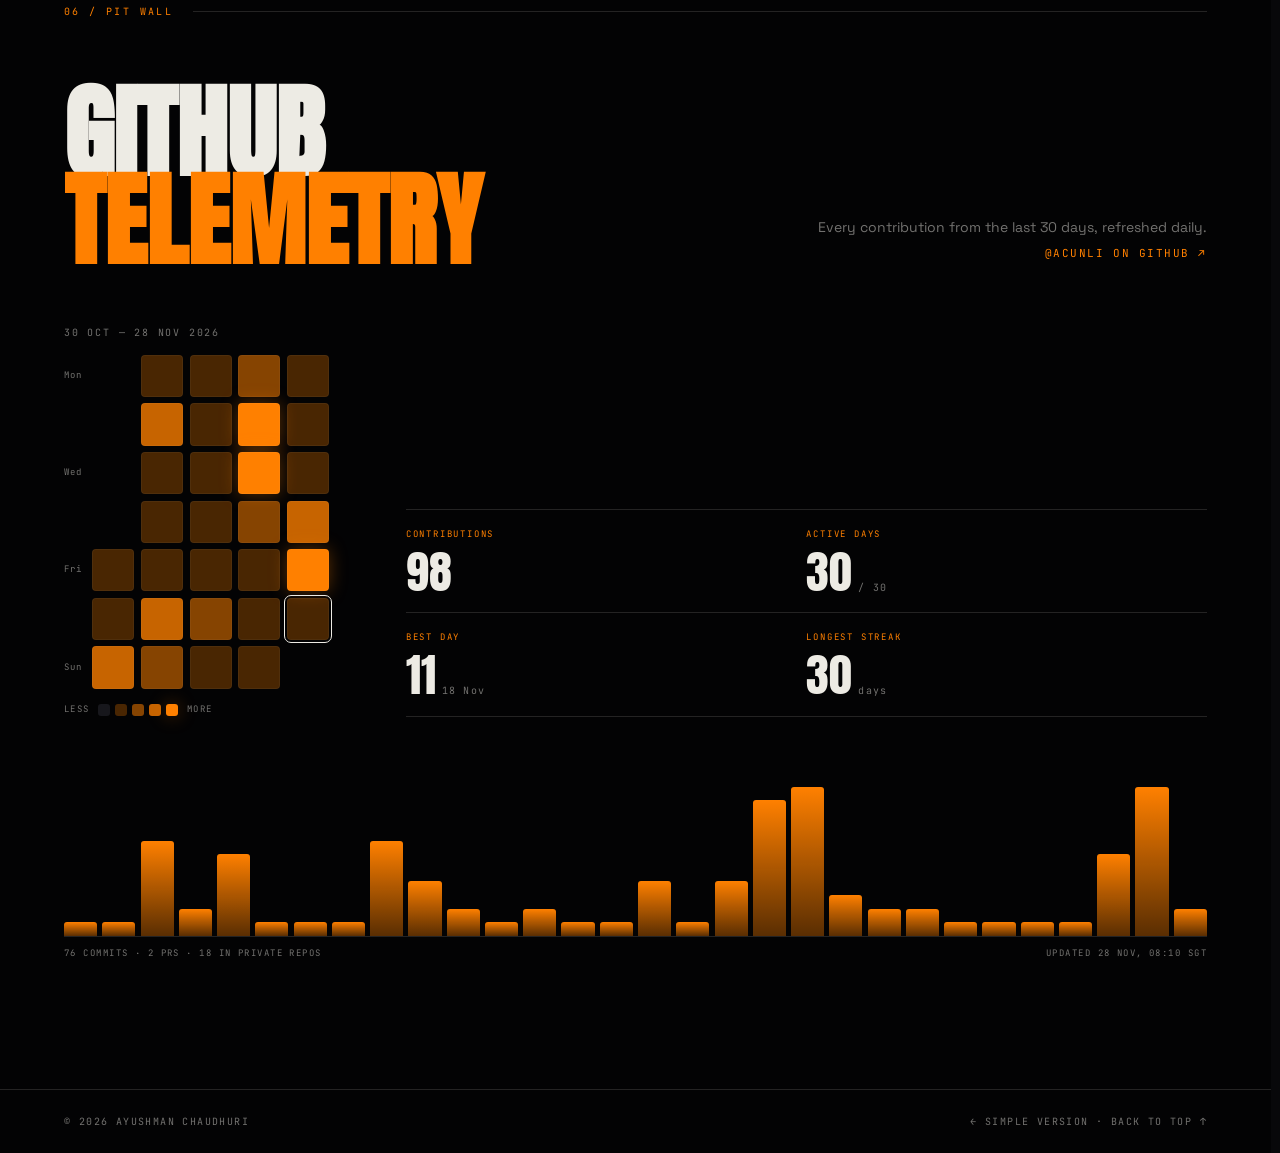
<file: fun/index.html>
<!DOCTYPE html>
<html lang="en">
<head>
<meta charset="utf-8">
<meta name="viewport" content="width=device-width, initial-scale=1, viewport-fit=cover">
<title>Ayushman Chaudhuri — Business AI Systems @ NUS</title>
<meta name="description" content="Ayushman Chaudhuri — Year 1 Business AI Systems student at NUS, interested in AI/ML engineering. Builder of ClipContext, hackathon world rank 8 developer.">
<meta name="theme-color" content="#08080A">

<meta property="og:title" content="Ayushman Chaudhuri — Business AI Systems @ NUS">
<meta property="og:description" content="Year 1 Business AI Systems student at NUS, interested in AI/ML engineering.">
<meta property="og:type" content="website">
<meta property="og:image" content="https://ayushman.rocks/assets/img/ayushman-md.jpg">
<link rel="preload" as="image" href="../assets/img/ayushman-cutout.webp" type="image/webp">

<link rel="preconnect" href="https://fonts.googleapis.com">
<link rel="preconnect" href="https://fonts.gstatic.com" crossorigin>
<link href="https://fonts.googleapis.com/css2?family=Anton&family=Space+Grotesk:wght@300;400;500;600;700&family=JetBrains+Mono:wght@400;500;700&family=Mrs+Saint+Delafield&display=swap" rel="stylesheet">
<link rel="icon" href="../favicon.svg" type="image/svg+xml">
<link rel="icon" href="../favicon.ico" sizes="48x48">
<link rel="apple-touch-icon" href="../apple-touch-icon.png">
<link rel="stylesheet" href="../css/style.css?v=20261116">
</head>
<body class="is-loading">

<!-- ========== PRELOADER ========== -->
<div class="loader" id="loader" aria-hidden="true">
  <canvas class="loader__canvas" id="loaderCanvas"></canvas>
  <div class="loader__inner">
    <div class="loader__label">
      <span>NATIONAL UNIVERSITY OF SINGAPORE</span>
      <span>SCHOOL OF COMPUTING</span>
    </div>
    <div class="lights" id="lights">
      <div class="light"><i></i><i></i></div>
      <div class="light"><i></i><i></i></div>
      <div class="light"><i></i><i></i></div>
      <div class="light"><i></i><i></i></div>
      <div class="light"><i></i><i></i></div>
    </div>
    <div class="loader__name" id="loaderName">AYUSHMAN</div>
    <div class="loader__foot">
      <span id="loaderStatus">WARMING UP TYRES</span>
      <span><b id="loaderCount">000</b>%</span>
    </div>
  </div>
  <div class="loader__go" id="loaderGo">LIGHTS OUT</div>
  <div class="loader__curtain"></div>
</div>

<!-- ========== OVERLAYS ========== -->
<div class="grain" id="grain" aria-hidden="true"></div>
<div class="cursor" id="cursor" aria-hidden="true">
  <div class="cursor__dot"></div>
  <div class="cursor__ring"><span class="cursor__text"></span></div>
</div>
<div class="scanlines" aria-hidden="true"></div>

<!-- ========== NAV ========== -->
<header class="nav" id="nav">
  <a href="#home" class="nav__logo" data-cursor="hover">
    <span class="nav__logo-mark">AC</span>
    <span class="nav__logo-pulse"></span>
  </a>
  <nav class="nav__links" aria-label="Primary">
    <a href="#about" data-cursor="hover"><i>01</i> About</a>
    <a href="#skills" data-cursor="hover"><i>02</i> Skills</a>
    <a href="#work" data-cursor="hover"><i>03</i> Work</a>
    <a href="#beyond" data-cursor="hover"><i>04</i> Beyond</a>
  </nav>
  <a href="#contact" class="nav__cta magnetic" data-cursor="hover">
    <span class="nav__cta-in">Let's talk</span>
  </a>
  <button class="burger" id="burger" aria-label="Open menu" aria-expanded="false">
    <span></span><span></span>
  </button>
</header>

<div class="menu" id="menu" aria-hidden="true">
  <div class="menu__bg"></div>
  <div class="menu__inner">
    <ul class="menu__list">
      <li><a href="#home" data-n="00">Home</a></li>
      <li><a href="#about" data-n="01">About</a></li>
      <li><a href="#skills" data-n="02">Skills</a></li>
      <li><a href="#work" data-n="03">Work</a></li>
      <li><a href="#beyond" data-n="04">Beyond</a></li>
      <li><a href="#contact" data-n="05">Contact</a></li>
    </ul>
    <div class="menu__meta">
      <p>Singapore · UTC+8</p>
      <p><a href="mailto:ayushman.chaudhuri@gmail.com">ayushman.chaudhuri@gmail.com</a></p>
    </div>
  </div>
</div>

<!-- ========== SCROLL WRAPPER ========== -->
<main id="smooth" class="smooth">
<div id="smoothInner">

<!-- ========== HERO ========== -->
<section class="hero" id="home">
  <canvas class="hero__gl" id="heroGL" aria-hidden="true"></canvas>
  <div class="hero__glow" id="heroGlow" aria-hidden="true"></div>
  <div class="hero__streaks" aria-hidden="true">
    <i></i><i></i><i></i><i></i><i></i><i></i>
  </div>

  <div class="hero__number" data-depth="0.4" aria-hidden="true">01</div>

  <div class="hero__back" data-depth="0.9">
    <h1 class="hero__name" aria-label="Ayushman Chaudhuri">
      <span class="hero__name-row" data-split="chars">AYUSHMAN</span>
    </h1>
  </div>

  <div class="hero__driver" data-depth="-0.35">
    <img src="../assets/img/ayushman-cutout.webp"
         srcset="../assets/img/ayushman-cutout-sm.webp 605w, ../assets/img/ayushman-cutout.webp 1008w"
         sizes="(max-width:760px) 92vw, 46vw"
         alt="Ayushman Chaudhuri" id="heroImg" width="1008" height="1500" fetchpriority="high">
  </div>

  <div class="hero__front" data-depth="-0.7" aria-hidden="true">
    <span class="hero__sign">Ayushman</span>
  </div>

  <div class="hero__surname" data-depth="0.25" aria-hidden="true">
    <span data-split="chars">CHAUDHURI</span>
  </div>

  <aside class="hud hud--l">
    <div class="hud__row reveal"><em>POS</em><b>Business AI Systems · Y1</b></div>
    <div class="hud__row reveal"><em>TEAM</em><b>NUS Computing</b></div>
    <div class="hud__row reveal"><em>LOCAL</em><b id="clock">--:--:--</b></div>
    <div class="hud__row reveal">
      <em>SPEED</em><b><span id="speed">000</span> <small>KM/H</small></b>
      <canvas class="hud__spark" id="spark" width="160" height="30"></canvas>
    </div>
  </aside>

  <aside class="hud hud--r">
    <div class="hud__row reveal"><em>STATUS</em><b class="hud__live"><i></i>Open to internships</b></div>
    <div class="hud__row reveal"><em>SECTOR</em><b>AI / ML Engineering</b></div>
    <a href="#contact" class="hud__cta reveal magnetic" data-cursor="hover"><span>Get in touch</span><i>↗</i></a>
  </aside>

  <a href="#about" class="hero__scroll" data-cursor="hover">
    <span class="hero__scroll-txt">SCROLL TO LAUNCH</span>
    <span class="hero__scroll-line"></span>
  </a>

  <div class="hero__kerb" aria-hidden="true"></div>
</section>

<!-- ========== TICKER ========== -->
<div class="ticker" aria-hidden="true">
  <div class="ticker__track" id="ticker">
    <span>AI/ML ENGINEERING <b>✳</b> BUSINESS AI SYSTEMS <b>✳</b> TECH EXEC @ NUS ENTREPRENEURSHIP SOCIETY <b>✳</b> HACKATHON WORLD RANK #8 <b>✳</b> </span>
    <span>AI/ML ENGINEERING <b>✳</b> BUSINESS AI SYSTEMS <b>✳</b> TECH EXEC @ NUS ENTREPRENEURSHIP SOCIETY <b>✳</b> HACKATHON WORLD RANK #8 <b>✳</b> </span>
  </div>
</div>

<!-- ========== ABOUT ========== -->
<section class="about" id="about">
  <div class="sec-head">
    <em class="sec-num">01 / ABOUT</em>
    <span class="sec-rule"></span>
  </div>

  <div class="about__grid">
    <div class="about__sticky">
      <dl class="spec">
        <div class="spec__row reveal"><dt>Name</dt><dd>Ayushman Chaudhuri</dd></div>
        <div class="spec__row reveal"><dt>Base</dt><dd>Singapore</dd></div>
        <div class="spec__row reveal"><dt>Team</dt><dd>NUS School of Computing</dd></div>
        <div class="spec__row reveal"><dt>Degree</dt><dd>B.Comp Business AI Systems</dd></div>
        <div class="spec__row reveal"><dt>Season</dt><dd>Year 1 · 2026–2030</dd></div>
        <div class="spec__row reveal"><dt>Focus</dt><dd>AI / ML Engineering</dd></div>
        <div class="spec__row reveal"><dt>Role</dt><dd>Technical Executive, NUS Entrepreneurship Society</dd></div>
        <div class="spec__row reveal"><dt>Status</dt><dd class="spec__live"><i></i>Open to internships</dd></div>
      </dl>
    </div>

    <div class="about__body">
      <p class="about__lead" data-split="words">
        I'm a first-year Business AI Systems student at NUS, building towards a career in AI/ML engineering.
      </p>
      <p class="about__text reveal">
        I like the part of AI where models stop being demos and start being systems — pipelines that
        take in messy real-world input, reason over it, and ship something useful at the other end.
        Right now that means building the finance tool for the NUS Entrepreneurship Society as its
        Technical Executive. Before that, I led ClipContext, a multimodal video-understanding
        platform, and ranked World #8 of 20,000 developers at the lablab.ai AMD ACT II Hackathon.
      </p>
      <p class="about__text reveal">
        Before NUS, I was Head Boy of Delhi Public School Gurgaon, representing 5,000+ students, led the
        school's competitive programming team, and ran the tech and finances for Chakr — a social-impact
        project that put 260+ refurbished bicycles in the hands of students who needed them.
      </p>

      <div class="stats">
        <div class="stat reveal">
          <span class="stat__num" data-count="8" data-prefix="#">0</span>
          <span class="stat__lab">World rank developer<br>of 20,000 · AMD hackathon</span>
        </div>
        <div class="stat reveal">
          <span class="stat__num" data-count="1" data-prefix="#">0</span>
          <span class="stat__lab">All India Rank<br>ACER Reasoning Olympiad</span>
        </div>
        <div class="stat reveal">
          <span class="stat__num" data-count="5000" data-suffix="+">0</span>
          <span class="stat__lab">Students represented<br>as Head Boy</span>
        </div>
      </div>
    </div>
  </div>
</section>

<!-- ========== SKILLS ========== -->
<section class="skills" id="skills">
  <div class="sec-head">
    <em class="sec-num">02 / TOOLKIT</em>
    <span class="sec-rule"></span>
  </div>

  <h2 class="mega" data-split="chars">THE STACK</h2>

  <div class="skills__grid">
    <article class="skill" data-cursor="hover">
      <span class="skill__i">01</span>
      <h3>AI / ML</h3>
      <p>Multimodal pipelines, LLM generation with AI-based ranking, and self-hosted inference on AMD GPUs.</p>
      <ul class="tags"><li>PyTorch</li><li>vLLM</li><li>ROCm</li><li>Fireworks AI</li><li>LLM pipelines</li></ul>
      <div class="skill__fill"></div>
    </article>

    <article class="skill" data-cursor="hover">
      <span class="skill__i">02</span>
      <h3>Languages</h3>
      <p>Python for models and backends, TypeScript for products, C++ from competitive programming.</p>
      <ul class="tags"><li>Python</li><li>C++</li><li>TypeScript</li><li>SQL</li><li>HTML/CSS</li></ul>
      <div class="skill__fill"></div>
    </article>

    <article class="skill" data-cursor="hover">
      <span class="skill__i">03</span>
      <h3>Full-Stack</h3>
      <p>Interfaces in React and Next.js on top of FastAPI services, wired into third-party APIs.</p>
      <ul class="tags"><li>Next.js</li><li>React</li><li>FastAPI</li><li>YouTube Data API</li></ul>
      <div class="skill__fill"></div>
    </article>

    <article class="skill" data-cursor="hover">
      <span class="skill__i">04</span>
      <h3>Cloud &amp; Data</h3>
      <p>Shipping to production and keeping the data somewhere sensible once it gets there.</p>
      <ul class="tags"><li>Firebase</li><li>Supabase</li><li>Docker</li><li>Vercel</li><li>Railway</li><li>Git</li></ul>
      <div class="skill__fill"></div>
    </article>

    <article class="skill" data-cursor="hover">
      <span class="skill__i">05</span>
      <h3>Business &amp; Finance</h3>
      <p>Raised SGD 3,300+ in crowdfunding and used data to steer procurement and distribution decisions.</p>
      <ul class="tags"><li>Excel</li><li>Fundraising</li><li>Financial analysis</li></ul>
      <div class="skill__fill"></div>
    </article>

    <article class="skill" data-cursor="hover">
      <span class="skill__i">06</span>
      <h3>Leadership</h3>
      <p>Coordinated 120 council members and led technical teams from idea to working product.</p>
      <ul class="tags"><li>Team lead</li><li>Public speaking</li><li>Canva</li><li>PowerPoint</li></ul>
      <div class="skill__fill"></div>
    </article>
  </div>

  <div class="marquee marquee--alt" aria-hidden="true">
    <div class="marquee__track">
      <span>PYTHON · PYTORCH · VLLM · ROCM · NEXT.JS · FASTAPI · TYPESCRIPT · C++ · SQL · FIREBASE · SUPABASE · DOCKER · </span>
      <span>PYTHON · PYTORCH · VLLM · ROCM · NEXT.JS · FASTAPI · TYPESCRIPT · C++ · SQL · FIREBASE · SUPABASE · DOCKER · </span>
    </div>
  </div>
</section>

<!-- ========== WORK (horizontal) ========== -->
<section class="work" id="work">
  <div class="work__pin" id="workPin">
    <div class="work__track" id="workTrack">

      <div class="work__intro">
        <em class="sec-num">03 / WORK</em>
        <h2 class="work__intro-title">SELECTED<br>PROJECTS</h2>
        <p>Live products, AI systems and social impact. Scroll sideways, and open any card for the full story.</p>
        <span class="work__arrow">→</span>
      </div>

      <article class="proj" data-cursor="view" data-cursor-text="Open">
        <div class="proj__shot">
          <img src="../assets/img/work/wtp-home-card.webp" alt="" width="800" height="500" loading="lazy" decoding="async">
          <span class="proj__plate">01</span>
          <span class="proj__live"><i></i>Live</span>
        </div>
        <div class="proj__body">
          <h3><button class="proj__open" type="button" data-project="whatsthisposition" data-cursor="view" data-cursor-text="Open" aria-haspopup="dialog">what’sthis<wbr><span>position</span></button></h3>
          <p class="proj__type">Chess AI · Solo build · 2026</p>
          <p class="proj__desc">Free, open-source chess game review. Stockfish 19 runs in your browser, labels every move from Brilliant to Blunder, and explains why in words a club player can follow.</p>
          <p class="proj__win">Open source · Chrome extension</p>
          <ul class="tags"><li>Next.js</li><li>TypeScript</li><li>Stockfish WASM</li><li>Computer vision</li></ul>
          <div class="proj__foot">
            <span class="proj__cta" aria-hidden="true">Open project <i>+</i></span>
            <a class="proj__link" href="https://www.whatsthisposition.com" target="_blank" rel="noopener" data-cursor="hover">Visit site ↗</a>
          </div>
        </div>
        <div class="proj__glow"></div>
      </article>

      <article class="proj" data-cursor="view" data-cursor-text="Open">
        <div class="proj__shot">
          <img src="../assets/img/work/watt-home-card.webp" alt="" width="800" height="500" loading="lazy" decoding="async">
          <span class="proj__plate">02</span>
        </div>
        <div class="proj__body">
          <h3><button class="proj__open" type="button" data-project="wattlah" data-cursor="view" data-cursor-text="Open" aria-haspopup="dialog">WattLah!</button></h3>
          <p class="proj__type">Gamified home energy audits · LifeHack 2026</p>
          <p class="proj__desc">Turns your apartment into a pixel-art game: walk around, scan appliance meters, build a savings plan and see where it ranks in your building's league.</p>
          <p class="proj__win">LifeHack 2026 · Ecovolt track</p>
          <ul class="tags"><li>Next.js</li><li>React</li><li>TypeScript</li><li>Phaser 3</li><li>Tailwind</li></ul>
          <div class="proj__foot">
            <span class="proj__cta" aria-hidden="true">Open project <i>+</i></span>
            <a class="proj__link" href="https://github.com/acunli/LifeHack2026" target="_blank" rel="noopener" data-cursor="hover">GitHub ↗</a>
          </div>
        </div>
        <div class="proj__glow"></div>
      </article>

      <article class="proj" data-cursor="view" data-cursor-text="Open">
        <div class="proj__shot">
          <img src="../assets/img/work/clip-home-card.webp" alt="" width="800" height="500" loading="lazy" decoding="async">
          <span class="proj__plate">03</span>
        </div>
        <div class="proj__body">
          <h3><button class="proj__open" type="button" data-project="clipcontext" data-cursor="view" data-cursor-text="Open" aria-haspopup="dialog">ClipContext</button></h3>
          <p class="proj__type">Multimodal AI · Team Lead &amp; Lead Dev · 2026</p>
          <p class="proj__desc">Understands a video through transcription, visual analysis and temporal alignment, then generates 10 trend-aware titles, descriptions and hashtag sets, ranked by an AI discriminator.</p>
          <ul class="tags"><li>PyTorch</li><li>vLLM</li><li>ROCm</li><li>FastAPI</li><li>Next.js</li><li>Firebase</li></ul>
          <div class="proj__foot">
            <span class="proj__cta" aria-hidden="true">Open project <i>+</i></span>
            <a class="proj__link" href="https://github.com/acunli/ClipContext" target="_blank" rel="noopener" data-cursor="hover">GitHub ↗</a>
          </div>
        </div>
        <div class="proj__glow"></div>
      </article>

      <article class="proj" data-cursor="view" data-cursor-text="Open">
        <div class="proj__shot" aria-hidden="true">
          <div class="viz viz-flow">
            <p class="viz-flow__head">Procurement request · audit trail</p>
            <div class="viz-flow__row">
              <span class="viz-flow__node">Submit</span><i class="viz-flow__wire"></i>
              <span class="viz-flow__node">Approve</span><i class="viz-flow__wire" style="--d:.6s"></i>
              <span class="viz-flow__node is-ok">Record</span>
            </div>
            <div class="viz-flow__log">
              <p style="--i:0"><em>SUBMITTED</em>request raised by a member</p>
              <p style="--i:1"><em>TIER</em>set by the amount</p>
              <p style="--i:2"><em>APPROVED</em>committee sign-off</p>
            </div>
          </div>
          <span class="proj__plate">04</span>
        </div>
        <div class="proj__body">
          <h3><button class="proj__open" type="button" data-project="nes-finance" data-cursor="view" data-cursor-text="Open" aria-haspopup="dialog">NES Finance Tool</button></h3>
          <p class="proj__type">Technical Executive · NUS Entrepreneurship Society</p>
          <p class="proj__desc">The finance governance system for NES: procurement requests routed through tiered approval workflows, with an append-only audit trail of who approved what and when.</p>
          <p class="proj__win">Now building</p>
          <ul class="tags"><li>Next.js</li><li>TypeScript</li><li>Postgres</li><li>Drizzle</li><li>Supabase</li></ul>
          <div class="proj__foot">
            <span class="proj__cta" aria-hidden="true">Open project <i>+</i></span>
            <span class="proj__private">Private repo</span>
          </div>
        </div>
        <div class="proj__glow"></div>
      </article>

      <article class="proj" data-cursor="view" data-cursor-text="Open">
        <div class="proj__shot" aria-hidden="true">
          <div class="viz viz-wheel">
            <svg class="viz-wheel__wheel" viewBox="-50 -50 100 100">
              <circle r="46" class="viz-wheel__tyre"/><circle r="40" class="viz-wheel__rim"/>
              <g class="viz-wheel__spokes">
                <line x1="-40" y1="0" x2="40" y2="0"/><line x1="-40" y1="0" x2="40" y2="0" transform="rotate(22.5)"/>
                <line x1="-40" y1="0" x2="40" y2="0" transform="rotate(45)"/><line x1="-40" y1="0" x2="40" y2="0" transform="rotate(67.5)"/>
                <line x1="-40" y1="0" x2="40" y2="0" transform="rotate(90)"/><line x1="-40" y1="0" x2="40" y2="0" transform="rotate(112.5)"/>
                <line x1="-40" y1="0" x2="40" y2="0" transform="rotate(135)"/><line x1="-40" y1="0" x2="40" y2="0" transform="rotate(157.5)"/>
              </g>
              <circle r="6" class="viz-wheel__hub"/>
            </svg>
            <div class="viz-wheel__stats">
              <b>260+</b><span>bicycles distributed</span>
              <b class="viz-wheel__sm">SGD 3,300+</b><span>raised</span>
            </div>
            <i class="viz-wheel__road"></i>
          </div>
          <span class="proj__plate">05</span>
        </div>
        <div class="proj__body">
          <h3><button class="proj__open" type="button" data-project="chakr" data-cursor="view" data-cursor-text="Open" aria-haspopup="dialog">Chakr</button></h3>
          <p class="proj__type">Wheels of Hope · Head of Finance &amp; Tech Ops</p>
          <p class="proj__desc">A social-impact initiative redistributing refurbished bicycles to underprivileged students. I built and ran the web app behind its operations and led the tech team.</p>
          <p class="proj__win">tGELF Youth Leader 2024–25 winner</p>
          <ul class="tags"><li>Web app</li><li>Excel</li><li>Fundraising</li></ul>
          <div class="proj__foot">
            <span class="proj__cta" aria-hidden="true">Open project <i>+</i></span>
          </div>
        </div>
        <div class="proj__glow"></div>
      </article>

      <article class="proj proj--building" data-cursor="view" data-cursor-text="Open">
        <div class="proj__shot" aria-hidden="true">
          <div class="viz viz-garage"><b>In the garage</b></div>
          <span class="proj__plate">06</span>
        </div>
        <div class="proj__body">
          <h3><button class="proj__open" type="button" data-project="ml-project" data-cursor="view" data-cursor-text="Open" aria-haspopup="dialog">ML Project</button></h3>
          <p class="proj__type">In the garage</p>
          <p class="proj__status" aria-label="Building">Building<span>.</span><span>.</span><span>.</span></p>
          <div class="proj__bar"><i></i></div>
          <div class="proj__foot">
            <span class="proj__cta" aria-hidden="true">Open project <i>+</i></span>
          </div>
        </div>
        <div class="proj__glow"></div>
      </article>

      <article class="proj proj--cta" data-cursor="hover">
        <div class="proj__body">
          <h3>More on<br>GitHub</h3>
          <p class="proj__desc">Hackathon builds and experiments live there too.</p>
          <a class="btn magnetic" href="https://github.com/acunli" target="_blank" rel="noopener">
            <span>github.com/acunli</span><i>↗</i>
          </a>
        </div>
      </article>

    </div>
    <div class="work__prog"><i id="workProg"></i></div>
  </div>
</section>

<!-- ========== PROJECT POPUPS ==========
     One <template id="pm-…"> per card; the id matches the card button's data-project.
     .pm-media <figure>s become the gallery: data-src = image (or video poster), data-video = mp4,
     no data-src = the figure's own markup is the slide. data-cap = caption.
     template data-url / data-state fill the browser bar above the gallery. -->

<template id="pm-whatsthisposition" data-url="whatsthisposition.com" data-state="Live">
  <div class="pm-media">
    <figure data-video="../assets/img/work/wtp-review.mp4" data-src="../assets/img/work/wtp-review.webp" data-cap="A real review on the live site: Morphy's Opera Game (1858), stepped through move by move."></figure>
    <figure data-src="../assets/img/work/wtp-brilliant.webp" data-cap="16.Qb8+ labelled Brilliant, with the reasons: what's offered, what happens if Black takes, and why the quiet move is weaker."></figure>
    <figure data-src="../assets/img/work/wtp-home.webp" data-cap="Bring a Chess.com or Lichess username, a game link or a PGN. No account, no limit."></figure>
    <figure data-src="../assets/img/work/wtp-lines.webp" data-cap="Hover any move an explanation names and a small board plays the line out."></figure>
    <figure data-src="../assets/img/work/wtp-plans.webp" data-cap="Position X-ray: plans for both sides, each with an engine verdict and the reasons drawn on the board."></figure>
    <figure data-src="../assets/img/work/wtp-analysis.webp" data-cap="A board you can think on: live engine lines, arrows and circles, threats and weaknesses for both sides."></figure>
  </div>
  <div class="pm-info">
    <p class="pm__type">Chess AI · Solo build · 2026</p>
    <h2 class="pm__title">what’sthis<wbr><span>position</span></h2>
    <p class="pm__lead">Chess games and positions, explained so anyone gets <em>why</em>. Stockfish 19 runs entirely in your browser, labels every move from Brilliant to Blunder, then explains the reasoning step by step. Every reason is built from the board and targeted engine searches, never invented.</p>
    <div class="pm__links">
      <a class="pm__go" href="https://www.whatsthisposition.com" target="_blank" rel="noopener" data-cursor="hover"><i></i>Visit whatsthisposition.com <b>↗</b></a>
      <a class="pm__alt" href="https://chromewebstore.google.com/detail/bngblpcelnjnhbmaljgelkddkfhjneka" target="_blank" rel="noopener" data-cursor="hover">Chrome extension ↗</a>
      <a class="pm__alt" href="https://github.com/acunli/whatsthisposition" target="_blank" rel="noopener" data-cursor="hover">Source on GitHub ↗</a>
    </div>
    <div class="pm__stats">
      <div><b>213</b><span>Brilliant moves from top players' games checked</span></div>
      <div><b>1.84M</b><span>Strong-player games behind the opening book</span></div>
      <div><b>11</b><span>Move labels, from published, documented rules</span></div>
      <div><b>~3.5</b><span>Accuracy points from Chess.com's own numbers, on reviewed games</span></div>
    </div>
    <h3 class="pm__h">What it does</h3>
    <ol class="pm__feats">
      <li><b>Game review</b><span>From a Chess.com or Lichess username, a Lichess link or a PGN. Every move gets a Chess.com-style label plus accuracy on Chess.com's scale.</span></li>
      <li><b>Why it's brilliant</b><span>What is given up, what the move does instead, what happens after each way of taking it, and why the obvious move falls short.</span></li>
      <li><b>Openings, as deep as theory goes</b><span>How often strong players choose each book move, how they score, and where the game left theory.</span></li>
      <li><b>Every line can be watched</b><span>Hover or tap a move an explanation names and a small board plays it out.</span></li>
      <li><b>Position X-ray</b><span>Any position, from a FEN, a hand setup or a screenshot read on your device: threats, weaknesses and plans with an engine verdict.</span></li>
      <li><b>On Chess.com</b><span>A Chrome extension reviews a finished game right where you played it, then opens the full review here.</span></li>
    </ol>
    <h3 class="pm__h">Under the hood</h3>
    <p class="pm__p">Everything heavy runs in the visitor's browser. Stockfish 19, compiled to WebAssembly, reviews a game on a small pool of workers, then re-searches the tactical moments deeper. Labels come from expected-score loss; explanations come from rules over verified board facts plus targeted probes: a null-move search for threats, and <code>searchmoves</code> to test each way of taking a sacrifice. A small CNN reads screenshots on the device. The server only serves files and proxies Chess.com and Lichess.</p>
    <h3 class="pm__h">Stack</h3>
    <ul class="tags"><li>Next.js 16</li><li>React</li><li>TypeScript</li><li>Stockfish 19 · WASM</li><li>Web Workers</li><li>three.js</li><li>chess.js</li><li>On-device CNN</li><li>Chrome extension</li><li>Docker</li><li>Vercel</li></ul>
    <p class="pm__note">Free software under GPL-3.0. Screens captured from the live site.</p>
  </div>
</template>

<template id="pm-wattlah" data-url="wattlah · local build" data-state="Prototype">
  <div class="pm-media">
    <figure data-src="../assets/img/work/watt-home.webp" data-cap="The audit: walk the flat, scan glowing smart plugs, and see every appliance against a comparable home."></figure>
    <figure data-src="../assets/img/work/watt-plan.webp" data-cap="Ways to save: preview an action and watch the projected score move."></figure>
    <figure data-src="../assets/img/work/watt-league.webp" data-cap="The building league. Projected plans are labelled as projections, never as measured results."></figure>
    <figure data-src="../assets/img/work/watt-resident.webp" data-cap="Pick a handle and a resident. The block sees your handle, never your unit number."></figure>
    <figure data-src="../assets/img/work/watt-login.webp" data-cap="Room login: the start of the audit."></figure>
  </div>
  <div class="pm-info">
    <p class="pm__type">Gamified energy audits · LifeHack 2026 · Team build</p>
    <h2 class="pm__title">Watt<span>Lah!</span></h2>
    <p class="pm__lead">Everyone agrees they should use less electricity; almost nobody changes what they do. WattLah turns your apartment into a short, game-like energy audit: walk around the pixel home, scan appliance meters, find the biggest loads, preview concrete savings and see how you rank in your building's league.</p>
    <div class="pm__links">
      <a class="pm__go" href="https://github.com/acunli/LifeHack2026" target="_blank" rel="noopener" data-cursor="hover">Source on GitHub <b>↗</b></a>
    </div>
    <dl class="pm__spec">
      <div><dt>Event</dt><dd>LifeHack 2026</dd></div>
      <div><dt>Track</dt><dd>Ecovolt · Small Green Habits</dd></div>
      <div><dt>Data</dt><dd>Simulated readings, clearly labelled</dd></div>
    </dl>
    <h3 class="pm__h">The journey</h3>
    <ol class="pm__journey">
      <li>Room login</li><li>Choose a handle</li><li>Scan 5 meters</li><li>Inspect &amp; pause appliances</li><li>Build a savings plan</li><li>League rank</li>
    </ol>
    <h3 class="pm__h">What it does</h3>
    <ol class="pm__feats">
      <li><b>The flat is the interface</b><span>Walk with the keyboard or touch controls. Every glow is an appliance nobody has looked at yet.</span></li>
      <li><b>Find the biggest drains</b><span>Scan meters to see each appliance's load against a typical flat.</span></li>
      <li><b>Build a savings plan</b><span>Preview real actions, see what each one is worth, and watch the projected score climb.</span></li>
      <li><b>Make it social</b><span>A building league under a public handle, so the block competes without anyone's unit on show.</span></li>
      <li><b>Honest numbers</b><span>Measured usage is kept apart from hypothetical plans; league entries say Plan or Projected.</span></li>
    </ol>
    <h3 class="pm__h">Under the hood</h3>
    <p class="pm__p">Phaser 3 renders the room, movement and appliance interaction; React owns the resident journey, the dashboard and the league. A typed, SSR-safe event bridge connects the two. Audit progress lives in room-scoped localStorage, so no password or private account data is ever stored. Keyboard and touch movement, accessible scan dialogs and reduced motion are all supported.</p>
    <h3 class="pm__h">Stack</h3>
    <ul class="tags"><li>Next.js 16</li><li>React 19</li><li>TypeScript</li><li>Tailwind CSS 4</li><li>Phaser 3</li><li>Vitest</li><li>Playwright</li></ul>
    <p class="pm__note">Screens captured from the repo running locally. Pixel art by LimeZu (Modern Interiors).</p>
  </div>
</template>

<template id="pm-clipcontext" data-url="clip-context.vercel.app" data-state="Live">
  <div class="pm-media">
    <figure data-src="../assets/img/work/clip-home.webp" data-cap="Upload a clip, get ranked titles, descriptions and hashtags grounded in what's actually said and shown."></figure>
    <figure data-src="../assets/img/work/clip-pipeline.webp" data-cap="The five stages the backend actually runs: validate, transcribe, select windows, build context, generate sets."></figure>
    <figure data-src="../assets/img/work/clip-features.webp" data-cap="Built around the backend's real artifacts: speech context, sparse visual evidence, a canonical VideoContext."></figure>
    <figure data-src="../assets/img/work/clip-tech.webp" data-cap="Why the output stays grounded: trends shape the writing, but can't invent facts the video doesn't contain."></figure>
    <figure data-src="../assets/img/work/clip-process.webp" data-cap="Processing: every pipeline stage checked off before the results."></figure>
  </div>
  <div class="pm-info">
    <p class="pm__type">Multimodal AI · Team Lead &amp; Lead Developer · Jul – Aug 2026</p>
    <h2 class="pm__title">Clip<span>Context</span></h2>
    <p class="pm__lead">Creators spend real time writing titles, descriptions and hashtags that end up disconnected from what the video shows. ClipContext takes a short clip and returns the top candidates for each, picked by an AI discriminator and grounded in the video's own speech and visuals. Built for the lablab.ai AMD Developer Hackathon (ACT II), with AI stages running on a real AMD GPU via ROCm and vLLM.</p>
    <div class="pm__links">
      <a class="pm__go" href="https://clip-context.vercel.app" target="_blank" rel="noopener" data-cursor="hover"><i></i>Visit the site <b>↗</b></a>
      <a class="pm__alt" href="https://github.com/acunli/ClipContext" target="_blank" rel="noopener" data-cursor="hover">Source on GitHub ↗</a>
    </div>
    <div class="pm__stats">
      <div><b>10</b><span>Candidates per pool, each from a distinct strategy</span></div>
      <div><b>Top 5</b><span>Surfaced per pool after AI ranking</span></div>
      <div><b>1 FPS</b><span>Local frame scan before any paid AI call</span></div>
      <div><b>3</b><span>Pools: titles, descriptions, hashtags</span></div>
    </div>
    <h3 class="pm__h">What it does</h3>
    <ol class="pm__feats">
      <li><b>Local-first preprocessing</b><span>Validation, audio extraction, frame scanning, quality scoring and perceptual-diversity frame selection all run locally.</span></li>
      <li><b>Evidence-grounded generation</b><span>Every candidate must trace back to a canonical VideoContext built from the transcript and visuals.</span></li>
      <li><b>Real trend analysis</b><span>Worldwide YouTube trends in the video's niche, or a creator's own top-performing videos when they share their channel.</span></li>
      <li><b>Ten strategies, not ten rewordings</b><span>Question, bold claim, curiosity gap, number-led, story and more.</span></li>
      <li><b>Independent AI ranking</b><span>A second model scores each pool against the video's ground truth, with a stated reason per score.</span></li>
      <li><b>Publish to YouTube</b><span>Optional sign-in and a direct upload with the candidates the creator picked.</span></li>
    </ol>
    <h3 class="pm__h">Under the hood</h3>
    <p class="pm__p">A FastAPI backend runs a sparse pipeline: local transcription, OpenCV and FFmpeg frame work, one multimodal understanding call, then generation and ranking. Each AI stage can route to an AMD ROCm/vLLM server instead of Fireworks AI, with automatic fallback and a per-stage audit trail. Next.js on the front, Firebase for optional accounts.</p>
    <h3 class="pm__h">Stack</h3>
    <ul class="tags"><li>Python</li><li>FastAPI</li><li>PyTorch</li><li>vLLM</li><li>ROCm</li><li>Fireworks AI</li><li>OpenCV</li><li>FFmpeg</li><li>Next.js</li><li>React</li><li>TypeScript</li><li>Firebase</li><li>YouTube Data API</li><li>Docker</li><li>Vercel</li><li>Railway</li></ul>
    <p class="pm__note">Screens captured from the live site.</p>
  </div>
</template>

<template id="pm-nes-finance" data-url="nes finance · internal" data-state="Private">
  <div class="pm-media">
    <figure data-cap="How a request moves through the system. The screens stay private: it's an internal tool for the society's money.">
      <div class="viz viz-flow viz-flow--big">
        <p class="viz-flow__head">Procurement request · audit trail</p>
        <div class="viz-flow__row">
          <span class="viz-flow__node">Submit</span><i class="viz-flow__wire"></i>
          <span class="viz-flow__node">Classify</span><i class="viz-flow__wire" style="--d:.45s"></i>
          <span class="viz-flow__node">Approve</span><i class="viz-flow__wire" style="--d:.9s"></i>
          <span class="viz-flow__node is-ok">Record</span>
        </div>
        <div class="viz-flow__log">
          <p style="--i:0"><em>SUBMITTED</em>request raised by a member</p>
          <p style="--i:1"><em>TIER</em>approval tier set by the amount</p>
          <p style="--i:2"><em>APPROVED</em>committee sign-off</p>
          <p style="--i:3"><em>APPROVED</em>staff advisor sign-off</p>
          <p style="--i:4"><em>REF</em>sequential reference issued</p>
        </div>
      </div>
    </figure>
  </div>
  <div class="pm-info">
    <p class="pm__type">Finance governance · NUS Entrepreneurship Society</p>
    <h2 class="pm__title">NES Finance <span>Tool</span></h2>
    <p class="pm__lead">The finance governance system for the NUS Entrepreneurship Society, which I'm building as its Technical Executive. Procurement requests are routed through tiered approval workflows, and every decision lands in an append-only audit trail of who approved what, and when. Net assets under management will soon exceed SGD 30,000.</p>
    <dl class="pm__spec">
      <div><dt>Role</dt><dd>Technical Executive, NES</dd></div>
      <div><dt>Status</dt><dd>Now building</dd></div>
      <div><dt>Users</dt><dd>Members, committee approvers, the Staff Advisor</dd></div>
      <div><dt>Access</dt><dd>Internal · private repository</dd></div>
    </dl>
    <h3 class="pm__h">What it does</h3>
    <ol class="pm__feats">
      <li><b>Procurement requests</b><span>Members submit a request; its amount decides which approval tier applies, shown live on the form.</span></li>
      <li><b>Tiered approvals</b><span>Each tier needs sign-off from specific roles, stored as configuration so the society's rules can change without a code change.</span></li>
      <li><b>Segregation of duties</b><span>Nobody can approve their own request.</span></li>
      <li><b>Append-only audit trail</b><span>Approval and audit records are never edited or deleted. An editable audit trail is not an audit trail.</span></li>
      <li><b>Explicit status machine</b><span>Every transaction moves through defined states; a fully approved one gets a sequential reference.</span></li>
    </ol>
    <h3 class="pm__h">Under the hood</h3>
    <p class="pm__p">The business rules (tier classification, approval completion, segregation of duties, status transitions) are pure functions with no database access, so they're unit-tested in isolation with Vitest. Postgres on Supabase through Drizzle ORM, with the Next.js App Router and TypeScript in strict mode.</p>
    <h3 class="pm__h">Stack</h3>
    <ul class="tags"><li>Next.js</li><li>TypeScript</li><li>Tailwind</li><li>Postgres</li><li>Supabase</li><li>Drizzle ORM</li><li>Vitest</li></ul>
  </div>
</template>

<template id="pm-chakr" data-url="chakr · wheels of hope" data-state="Impact">
  <div class="pm-media">
    <figure data-cap="Chakr in numbers: refurbished bicycles for students who needed them, funded by the community.">
      <div class="viz viz-wheel viz-wheel--big">
        <svg class="viz-wheel__wheel" viewBox="-50 -50 100 100">
          <circle r="46" class="viz-wheel__tyre"/><circle r="40" class="viz-wheel__rim"/>
          <g class="viz-wheel__spokes">
            <line x1="-40" y1="0" x2="40" y2="0"/><line x1="-40" y1="0" x2="40" y2="0" transform="rotate(22.5)"/>
            <line x1="-40" y1="0" x2="40" y2="0" transform="rotate(45)"/><line x1="-40" y1="0" x2="40" y2="0" transform="rotate(67.5)"/>
            <line x1="-40" y1="0" x2="40" y2="0" transform="rotate(90)"/><line x1="-40" y1="0" x2="40" y2="0" transform="rotate(112.5)"/>
            <line x1="-40" y1="0" x2="40" y2="0" transform="rotate(135)"/><line x1="-40" y1="0" x2="40" y2="0" transform="rotate(157.5)"/>
          </g>
          <circle r="6" class="viz-wheel__hub"/>
        </svg>
        <div class="viz-wheel__stats">
          <b>260+</b><span>bicycles distributed</span>
          <b class="viz-wheel__sm">SGD 3,300+</b><span>raised through crowdfunding</span>
        </div>
        <i class="viz-wheel__road"></i>
      </div>
    </figure>
  </div>
  <div class="pm-info">
    <p class="pm__type">Social impact · Mar 2025 – Feb 2026</p>
    <h2 class="pm__title">Chakr<span>.</span></h2>
    <p class="pm__lead">Wheels of Hope: a social-impact initiative redistributing refurbished bicycles to underprivileged students. As Head of Financing &amp; Technical Operations, I built and ran the web app behind its operations, led the tech team, and raised the money through crowdfunding.</p>
    <div class="pm__stats">
      <div><b>260+</b><span>Bicycle distributions</span></div>
      <div><b>3,300+</b><span>SGD raised through crowdfunding</span></div>
      <div><b>100+</b><span>Projects in the tGELF Youth Leader field</span></div>
      <div><b>Winner</b><span>tGELF Youth Leader 2024–25</span></div>
    </div>
    <dl class="pm__spec">
      <div><dt>Role</dt><dd>Head of Financing &amp; Technical Operations</dd></div>
      <div><dt>Period</dt><dd>Mar 2025 – Feb 2026</dd></div>
    </dl>
    <h3 class="pm__h">What I did</h3>
    <ol class="pm__feats">
      <li><b>Built the operations app</b><span>The web app behind the project's day-to-day operations, which I built, ran and led the tech team on.</span></li>
      <li><b>Raised the money</b><span>SGD 3,300+ through crowdfunding.</span></li>
      <li><b>Steered with data</b><span>Used the numbers to guide procurement and distribution decisions.</span></li>
    </ol>
    <h3 class="pm__h">Toolkit</h3>
    <ul class="tags"><li>Web app</li><li>Excel</li><li>Fundraising</li><li>Financial analysis</li></ul>
  </div>
</template>

<template id="pm-ml-project" data-url="classified" data-state="Building">
  <div class="pm-media">
    <figure data-cap="Under wraps for now.">
      <div class="viz viz-garage viz-garage--big"><b>In the garage</b></div>
    </figure>
  </div>
  <div class="pm-info">
    <p class="pm__type">In the garage</p>
    <h2 class="pm__title">ML <span>Project</span></h2>
    <p class="pm__lead">Something new is being built. Details when it's ready to leave the garage.</p>
    <p class="proj__status pm__building" aria-label="Building">Building<span>.</span><span>.</span><span>.</span></p>
    <div class="proj__bar"><i></i></div>
  </div>
</template>

<!-- ========== BEYOND ========== -->
<section class="beyond" id="beyond">
  <div class="sec-head">
    <em class="sec-num">04 / BEYOND THE SCREEN</em>
    <span class="sec-rule"></span>
  </div>

  <h2 class="mega mega--stroke" data-split="chars">OFF DUTY</h2>

  <ul class="beyond__list" id="beyondList">
    <li data-cursor="hover">
      <span class="beyond__n">A</span>
      <h3>Chess &amp; Puzzles</h3>
      <div class="beyond__body">
        <p>Peak rapid rating of 1500 on chess.com and a member of the NUS iChess Club. Same dopamine as debugging, fewer stack traces.</p>
        <a class="beyond__btn" href="https://www.chess.com/play/online/new?action=createLiveChallenge&amp;base=600&amp;timeIncrement=0&amp;opponent=Ay7u" target="_blank" rel="noopener">Challenge me · 10 min rapid <i>↗</i></a>
      </div>
    </li>
    <li data-cursor="hover">
      <span class="beyond__n">B</span>
      <h3>Public Speaking</h3>
      <div class="beyond__body">
        <p>A long run of Model UNs, debates and extempore competitions, including heading my school's travelling debate team. Give me a mic and a topic and I'll find something worth saying.</p>
      </div>
    </li>
    <li data-cursor="hover">
      <span class="beyond__n">C</span>
      <h3>Volunteering</h3>
      <div class="beyond__body">
        <p>Director of Flag on the 29th Management Committee of the NUS Students' Computing Club, rallying Computing students for NUSSU Flag Day, the university's annual street drive raising funds for Community Chest charities.</p>
      </div>
    </li>
    <li data-cursor="hover">
      <span class="beyond__n">D</span>
      <h3>Hackathons</h3>
      <div class="beyond__body">
        <ul class="beyond__hacks">
          <li><b>AMD ACT II Hackathon 2026</b><span>Community Choice #3 project</span></li>
          <li><b>LifeHack 2026</b><span>Built WattLah!</span></li>
          <li><b>Appathon 2025</b><span>Rank 1</span></li>
        </ul>
      </div>
    </li>
    <li data-cursor="hover">
      <span class="beyond__n">E</span>
      <h3>Writing</h3>
      <div class="beyond__body">
        <p>I write about anything and everything on Medium.</p>
        <a class="beyond__btn" href="https://medium.com/@ayushman.chaudhuri" target="_blank" rel="noopener">Read my blog <i>↗</i></a>
      </div>
    </li>
    <li class="beyond__sport" data-cursor="hover">
      <span class="beyond__n">F</span>
      <h3>Sports</h3>
      <div class="beyond__body">
        <p>Diehard Chelsea fan, and McLaren all the way in F1 — hence all the papaya. When I'm not watching, I'm playing cricket, badminton, tennis or table tennis.</p>
        <ul class="beyond__chips"><li>Chelsea FC</li><li>McLaren F1</li><li>Cricket</li><li>Badminton</li><li>Tennis</li><li>Table tennis</li></ul>
      </div>
    </li>
  </ul>
</section>

<!-- ========== CONTACT ========== -->
<section class="contact" id="contact">
  <canvas class="contact__gl" id="contactGL" aria-hidden="true"></canvas>

  <div class="contact__inner">
    <div class="sec-head">
      <em class="sec-num">05 / CONTACT</em>
      <span class="sec-rule"></span>
    </div>

    <h2 class="contact__title">
      <span class="line" data-split="chars">LET'S BUILD</span>
      <span class="line" data-split="chars">SOMETHING</span>
    </h2>

    <div class="contact__grid">
      <div class="contact__side">
        <p class="contact__blurb">
          Looking for AI/ML internships and projects worth building. Hackathon team, research
          idea, or a problem that needs a model — my inbox is open.
        </p>

        <button class="mailcopy magnetic" id="mailCopy" data-mail="ayushman.chaudhuri@gmail.com" data-cursor="hover">
          <span class="mailcopy__txt">ayushman.chaudhuri@gmail.com</span>
          <span class="mailcopy__hint">Click to copy</span>
        </button>

        <ul class="socials">
          <li><a href="https://github.com/acunli" target="_blank" rel="noopener" data-cursor="hover"><span>GitHub</span><i>↗</i></a></li>
          <li><a href="https://www.linkedin.com/in/ayushman-chaudhuri" target="_blank" rel="noopener" data-cursor="hover"><span>LinkedIn</span><i>↗</i></a></li>
          <li><a href="mailto:ayushman.chaudhuri@gmail.com" data-cursor="hover"><span>Email</span><i>↗</i></a></li>
        </ul>
      </div>

      <form class="form" id="contactForm" novalidate>
        <div class="field">
          <input type="text" id="fName" name="name" required placeholder=" " autocomplete="name">
          <label for="fName">Your name</label>
          <span class="field__line"></span>
        </div>
        <div class="field">
          <input type="email" id="fEmail" name="email" required placeholder=" " autocomplete="email">
          <label for="fEmail">Your email</label>
          <span class="field__line"></span>
        </div>
        <div class="field">
          <textarea id="fMsg" name="message" rows="4" required placeholder=" "></textarea>
          <label for="fMsg">What's on your mind?</label>
          <span class="field__line"></span>
        </div>
        <button type="submit" class="btn btn--big magnetic" data-cursor="hover">
          <span>Send it</span><i>↗</i>
        </button>
        <p class="form__note" id="formNote" role="status"></p>
      </form>
    </div>
  </div>

  <div class="pitwall" id="pitwall" hidden>
    <div class="sec-head">
      <em class="sec-num">06 / PIT WALL</em>
      <span class="sec-rule"></span>
    </div>

    <div class="pitwall__head">
      <h2 class="pitwall__title">GITHUB<br><span>TELEMETRY</span></h2>
      <p class="pitwall__sub">
        Every contribution from the last 30 days, refreshed daily.<br>
        <a href="https://github.com/acunli" target="_blank" rel="noopener" data-cursor="hover">@acunli on GitHub ↗</a>
      </p>
    </div>

    <div class="pitwall__grid">
      <div class="pitwall__mapwrap">
        <div class="pitwall__range" id="contribRange"></div>
        <div class="pitwall__mapbox">
          <div class="pitwall__weekdays" aria-hidden="true">
            <span>Mon</span><span></span><span>Wed</span><span></span><span>Fri</span><span></span><span>Sun</span>
          </div>
          <div class="pitwall__map" id="contribMap" role="img"></div>
        </div>
        <div class="pitwall__legend" aria-hidden="true">
          <span>Less</span><i data-l="0"></i><i data-l="1"></i><i data-l="2"></i><i data-l="3"></i><i data-l="4"></i><span>More</span>
        </div>
      </div>
      <dl class="pitwall__stats" id="contribStats"></dl>
    </div>

    <div class="pitwall__bars" id="contribBars" aria-hidden="true"></div>
    <p class="pitwall__updated" id="contribUpdated"></p>
    <div class="pitwall__tip" id="contribTip" aria-hidden="true"></div>
  </div>

  <footer class="foot">
    <span>© <span id="year">2026</span> Ayushman Chaudhuri</span>
    <span><a href="../" data-cursor="hover">← Simple version</a> · <a href="#home" data-cursor="hover">Back to top ↑</a></span>
  </footer>
</section>

</div>
</main>

<!-- ========== PROJECT POPUP (filled from the templates in WORK) ========== -->
<div class="pm" id="pm" hidden>
  <div class="pm__scrim" data-pm-close></div>
  <div class="pm__panel" role="dialog" aria-modal="true" aria-labelledby="pmTitle" tabindex="-1">
    <div class="pm__kerb" aria-hidden="true"></div>
    <header class="pm__bar">
      <div class="pm__crumb">
        <em>03 / WORK</em>
        <span class="pm__count"><b id="pmIdx">01</b>/<span id="pmTotal">06</span></span>
      </div>
      <div class="pm__ctrl">
        <button class="pm__step" type="button" data-pm-step="-1" aria-label="Previous project" data-cursor="hover">←<span>Prev</span></button>
        <button class="pm__step" type="button" data-pm-step="1" aria-label="Next project" data-cursor="hover"><span>Next</span>→</button>
        <button class="pm__close" type="button" data-pm-close aria-label="Close project" data-cursor="hover"><span>Esc</span><i></i></button>
      </div>
    </header>
    <div class="pm__scroll" id="pmScroll">
      <div class="pm__grid">
        <section class="pm__stage" aria-label="Preview">
          <div class="pm__window" id="pmWindow">
            <div class="pm__chrome">
              <span class="pm__dots" aria-hidden="true"><i></i><i></i><i></i></span>
              <span class="pm__url" id="pmUrl"></span>
              <span class="pm__state" id="pmState"></span>
            </div>
            <div class="pm__screen" id="pmScreen"></div>
            <div class="pm__wipe" aria-hidden="true"></div>
          </div>
          <div class="pm__under">
            <p class="pm__cap" id="pmCap" aria-live="polite"></p>
            <div class="pm__slidenav">
              <button type="button" data-pm-slide="-1" aria-label="Previous image" data-cursor="hover">←</button>
              <span id="pmSlideN"></span>
              <button type="button" data-pm-slide="1" aria-label="Next image" data-cursor="hover">→</button>
            </div>
          </div>
          <div class="pm__thumbs" id="pmThumbs"></div>
        </section>
        <section class="pm__info" id="pmInfo"></section>
      </div>
    </div>
  </div>
</div>

<script src="../js/main.js?v=20261116"></script>
</body>
</html>
</file>
<file: css/style.css>
/* ============================================================
   AYUSHMAN CHAUDHURI — portfolio
   ============================================================ */

:root{
  --ink:#08080A;
  --ink-2:#101014;
  --paper:#EDEBE4;
  --papaya:#FF8000;
  --flame:#FF3B30;
  --dim:rgba(237,235,228,.48);
  --hair:rgba(237,235,228,.14);

  --pad:clamp(20px,5vw,90px);
  --display:"Anton",Impact,"Arial Narrow Bold",sans-serif;
  --sans:"Space Grotesk",system-ui,-apple-system,sans-serif;
  --mono:"JetBrains Mono",ui-monospace,Menlo,monospace;

  --e:cubic-bezier(.22,1,.36,1);
  --e2:cubic-bezier(.76,0,.24,1);
}

*,*::before,*::after{box-sizing:border-box;margin:0;padding:0}

html{scroll-behavior:auto;scrollbar-gutter:stable}

body{
  background:var(--ink);
  color:var(--paper);
  font-family:var(--sans);
  font-size:16px;
  line-height:1.55;
  -webkit-font-smoothing:antialiased;
  overflow-x:hidden;
  cursor:none;
}
body.is-loading{overflow:hidden;height:100vh}
body.menu-open{overflow:hidden}

img{max-width:100%;display:block}
a{color:inherit;text-decoration:none}
button{font:inherit;color:inherit;background:none;border:0;cursor:none}
ul{list-style:none}
::selection{background:var(--papaya);color:var(--ink)}

/* --- scrollbar --- */
::-webkit-scrollbar{width:9px}
::-webkit-scrollbar-track{background:var(--ink)}
::-webkit-scrollbar-thumb{background:#26262c;border-radius:9px}
::-webkit-scrollbar-thumb:hover{background:var(--papaya)}

/* ============================================================
   SMOOTH SCROLL WRAPPER
   ============================================================ */

/* ============================================================
   PRELOADER
   ============================================================ */
.loader{
  position:fixed;inset:0;z-index:9999;
  background:var(--ink);
  display:grid;place-items:center;
  overflow:hidden;
}
.loader__canvas{position:absolute;inset:0;width:100%;height:100%;opacity:.5}
.loader__inner{position:relative;text-align:center;padding:0 24px;width:min(760px,90vw)}

.loader__label{
  font-family:var(--mono);font-size:10px;letter-spacing:.24em;
  color:var(--dim);display:flex;flex-direction:column;gap:4px;margin-bottom:26px;
  animation:fadeUp .9s var(--e) .2s both;
}
.loader__name{
  font-family:var(--display);
  font-size:clamp(46px,11vw,120px);
  line-height:.86;letter-spacing:.01em;
  display:flex;justify-content:center;flex-wrap:wrap;
}
.loader__name span{display:inline-block;transform:translateY(110%);opacity:0}

.lights{display:flex;justify-content:center;gap:clamp(8px,1.6vw,18px);margin-bottom:34px}
.light{
  width:clamp(40px,6vw,64px);padding:8px;border-radius:12px;
  background:#141418;border:1px solid #232329;
  display:flex;flex-direction:column;gap:8px;
  box-shadow:inset 0 -6px 12px rgba(0,0,0,.6);
}
.light i{
  display:block;aspect-ratio:1;border-radius:50%;background:#26121a;
  transition:background .12s,box-shadow .12s;
}
.light.on i{background:#FF2A1A;box-shadow:0 0 22px rgba(255,42,26,.85),inset 0 0 8px rgba(255,255,255,.35)}
.lights.out .light i{background:#26121a;box-shadow:none}

.loader__foot{
  margin-top:28px;display:flex;justify-content:space-between;
  font-family:var(--mono);font-size:10px;letter-spacing:.2em;color:var(--dim);
}
.loader__foot b{color:var(--papaya);font-weight:500}
.loader__go{
  position:absolute;inset:0;display:grid;place-items:center;z-index:2;
  font-family:var(--display);font-size:clamp(60px,15vw,240px);color:var(--papaya);
  transform:skewX(-8deg) scale(1.4);opacity:0;pointer-events:none;
}
.loader.is-go .loader__go{opacity:1;transform:skewX(-8deg) scale(1);transition:transform .45s var(--e),opacity .15s}
.loader.is-go .loader__inner{opacity:0;transition:opacity .15s}

.loader__curtain{
  position:absolute;inset:0;background:var(--papaya);z-index:3;
  transform:scaleX(0);transform-origin:left;
}
.loader.is-done .loader__curtain{
  transform:scaleX(1);transform-origin:left;
  transition:transform .6s var(--e2);
}
.loader.is-gone{
  transform:translateX(101%);
  transition:transform .8s var(--e2) .5s;
}

@keyframes fadeUp{from{opacity:0;transform:translateY(14px)}to{opacity:1;transform:none}}

/* ============================================================
   OVERLAYS: grain, scanlines, cursor
   ============================================================ */
.grain{
  position:fixed;inset:-200px;z-index:9000;pointer-events:none;
  opacity:.07;mix-blend-mode:overlay;background-size:220px 220px;
  animation:grain .6s steps(6) infinite;
}
@keyframes grain{
  0%{transform:translate(0,0)}20%{transform:translate(-60px,40px)}40%{transform:translate(50px,-70px)}
  60%{transform:translate(-90px,-20px)}80%{transform:translate(70px,80px)}100%{transform:translate(0,0)}
}
.scanlines{
  position:fixed;inset:0;z-index:8999;pointer-events:none;opacity:.12;
  background:repeating-linear-gradient(to bottom,transparent 0 3px,rgba(0,0,0,.22) 3px 4px);
}

.cursor{position:fixed;top:0;left:0;z-index:9500;pointer-events:none;mix-blend-mode:difference}
.cursor__dot{
  position:absolute;width:7px;height:7px;border-radius:50%;
  background:var(--paper);transform:translate(-50%,-50%);
}
.cursor__ring{
  position:absolute;width:44px;height:44px;border-radius:50%;
  border:1px solid rgba(237,235,228,.55);
  transform:translate(-50%,-50%) scale(1);
  transition:width .35s var(--e),height .35s var(--e),background .3s,border-color .3s;
  display:grid;place-items:center;
}
.cursor__text{
  font-family:var(--mono);font-size:9px;letter-spacing:.16em;color:var(--ink);
  opacity:0;transition:opacity .2s;text-transform:uppercase;
}
.cursor.is-hover .cursor__ring{width:76px;height:76px;background:var(--paper);border-color:transparent}
.cursor.is-hover .cursor__dot{opacity:0}
.cursor.is-view .cursor__ring{width:96px;height:96px;background:var(--paper);border-color:transparent}
.cursor.is-view .cursor__dot{opacity:0}
.cursor.is-view .cursor__text,.cursor.is-hover .cursor__text{opacity:1}
.cursor.is-down .cursor__ring{transform:translate(-50%,-50%) scale(.82)}

/* ============================================================
   NAV
   ============================================================ */
.nav{
  position:fixed;top:0;left:0;right:0;z-index:800;
  display:flex;align-items:center;justify-content:space-between;
  padding:clamp(16px,2.4vw,30px) var(--pad);
  padding-top:calc(clamp(16px,2.4vw,30px) + env(safe-area-inset-top,0px));
  transition:transform .55s var(--e),opacity .4s;
}
.nav.is-hidden{transform:translateY(-130%)}

.nav__logo{position:relative;display:flex;align-items:center;gap:9px}
.nav__logo-mark{
  font-family:var(--display);font-size:24px;letter-spacing:.04em;line-height:1;
}
.nav__logo-pulse{
  width:7px;height:7px;border-radius:50%;background:var(--papaya);
  animation:pulse 2.2s ease-in-out infinite;
}
@keyframes pulse{0%,100%{opacity:1;transform:scale(1)}50%{opacity:.25;transform:scale(.6)}}

.nav__links{display:flex;gap:clamp(14px,2.2vw,34px)}
.nav__links a{
  font-family:var(--mono);font-size:11px;letter-spacing:.14em;text-transform:uppercase;
  position:relative;padding-bottom:3px;display:inline-flex;gap:6px;align-items:baseline;
}
.nav__links a i{font-style:normal;font-size:8px;opacity:.45}
.nav__links a::after{
  content:"";position:absolute;left:0;bottom:0;width:100%;height:1px;
  background:currentColor;transform:scaleX(0);transform-origin:right;
  transition:transform .45s var(--e);
}
.nav__links a:hover::after{transform:scaleX(1);transform-origin:left}

.nav__cta{
  position:relative;overflow:hidden;border:1px solid currentColor;border-radius:99px;
  padding:9px 20px;font-family:var(--mono);font-size:10px;letter-spacing:.16em;
  text-transform:uppercase;
}
.nav__cta::before{
  content:"";position:absolute;inset:0;background:var(--paper);
  transform:translateY(101%);transition:transform .5s var(--e);
}
.nav__cta:hover::before{transform:translateY(0)}
.nav__cta-in{position:relative;transition:color .4s}
.nav__cta:hover .nav__cta-in{color:var(--ink)}

.burger{display:none;width:34px;height:20px;position:relative}
.burger span{
  position:absolute;left:0;width:100%;height:2px;background:currentColor;
  transition:transform .45s var(--e),opacity .3s;
}
.burger span:first-child{top:4px}
.burger span:last-child{bottom:4px}
body.menu-open .burger span:first-child{transform:translateY(5px) rotate(45deg)}
body.menu-open .burger span:last-child{transform:translateY(-5px) rotate(-45deg)}

/* --- menu overlay --- */
.menu{position:fixed;inset:0;z-index:790;visibility:hidden;pointer-events:none}
.menu.is-open{visibility:visible;pointer-events:auto}
.menu__bg{
  position:absolute;inset:0;background:var(--ink);
  clip-path:circle(0% at calc(100% - 46px) 40px);
  transition:clip-path .8s var(--e2);
}
.menu.is-open .menu__bg{clip-path:circle(150% at calc(100% - 46px) 40px)}
.menu__inner{
  position:relative;height:100%;display:flex;flex-direction:column;justify-content:center;
  padding:0 var(--pad);gap:36px;
}
.menu__list li{overflow:hidden}
.menu__list a{
  font-family:var(--display);font-size:clamp(38px,9vw,86px);line-height:1.02;
  display:flex;align-items:baseline;gap:14px;
  transform:translateY(110%);transition:transform .7s var(--e),color .3s;
}
.menu.is-open .menu__list a{transform:translateY(0)}
.menu__list li:nth-child(1) a{transition-delay:.12s}
.menu__list li:nth-child(2) a{transition-delay:.17s}
.menu__list li:nth-child(3) a{transition-delay:.22s}
.menu__list li:nth-child(4) a{transition-delay:.27s}
.menu__list li:nth-child(5) a{transition-delay:.32s}
.menu__list li:nth-child(6) a{transition-delay:.37s}
.menu__list a::before{
  content:attr(data-n);font-family:var(--mono);font-size:11px;color:var(--papaya);
}
.menu__list a:hover{color:var(--papaya)}
.menu__meta{font-family:var(--mono);font-size:11px;color:var(--dim);letter-spacing:.1em}
.menu__meta a:hover{color:var(--papaya)}

/* ============================================================
   SHARED BITS
   ============================================================ */
.sec-head{
  display:flex;align-items:center;gap:20px;margin-bottom:clamp(30px,6vw,70px);
}
.sec-num{
  font-family:var(--mono);font-size:10px;letter-spacing:.24em;color:var(--papaya);
  font-style:normal;white-space:nowrap;
}
.sec-rule{flex:1;height:1px;background:var(--hair);transform-origin:left}

.mega{
  font-family:var(--display);
  font-size:clamp(56px,15vw,220px);
  line-height:.84;letter-spacing:-.005em;
  margin-bottom:clamp(30px,5vw,64px);
}
.mega--stroke{
  color:transparent;
  -webkit-text-stroke:1px var(--paper);
  paint-order:stroke fill;
}

.tags{display:flex;flex-wrap:wrap;gap:6px}
.tags li{
  font-family:var(--mono);font-size:9px;letter-spacing:.12em;text-transform:uppercase;
  border:1px solid var(--hair);border-radius:99px;padding:4px 10px;color:var(--dim);
}
.chip{
  font-family:var(--mono);font-size:9px;letter-spacing:.14em;text-transform:uppercase;
  border:1px solid var(--hair);border-radius:99px;padding:5px 12px;color:var(--dim);
}

.btn{
  position:relative;overflow:hidden;display:inline-flex;align-items:center;gap:10px;
  border:1px solid var(--paper);border-radius:99px;padding:14px 26px;
  font-family:var(--mono);font-size:11px;letter-spacing:.16em;text-transform:uppercase;
}
.btn span,.btn i{position:relative;z-index:1;font-style:normal;transition:color .4s}
.btn::before{
  content:"";position:absolute;inset:0;background:var(--papaya);
  transform:translateY(101%);transition:transform .55s var(--e);
}
.btn:hover::before{transform:translateY(0)}
.btn:hover span,.btn:hover i{color:var(--ink)}
.btn--big{padding:18px 34px;font-size:12px}

/* reveal primitives */
.reveal{opacity:0;transform:translateY(34px);transition:opacity .9s var(--e),transform .9s var(--e)}
.reveal.in{opacity:1;transform:none}

.sp-line{display:block;overflow:hidden}
.sp-word,.sp-char{display:inline-block;transform:translateY(105%);opacity:0}
[data-split] .sp-word,[data-split] .sp-char{will-change:transform}
.split-in .sp-word,.split-in .sp-char{
  transform:translateY(0);opacity:1;
  transition:transform .95s var(--e),opacity .7s var(--e);
}

/* ============================================================
   HERO
   ============================================================ */
.hero{
  position:relative;height:100svh;min-height:620px;overflow:hidden;
  background:radial-gradient(120% 90% at 50% 100%,#1a0f06 0%,var(--ink) 60%);
  --mx:0;--my:0;
}
.hero__gl{position:absolute;inset:0;width:100%;height:100%;opacity:.75}
.hero__glow{
  position:absolute;left:50%;top:48%;width:min(90vmin,900px);aspect-ratio:1;border-radius:50%;
  background:radial-gradient(circle,rgba(255,128,0,.55) 0%,rgba(255,128,0,.14) 38%,transparent 68%);
  transform:translate(calc(-50% + var(--mx)*60px),calc(-50% + var(--my)*40px));
  filter:blur(10px);opacity:0;transition:opacity 1.6s var(--e) .3s;
}
.hero.is-in .hero__glow{opacity:1}

.hero__streaks i{
  position:absolute;left:0;height:2px;width:38vw;opacity:0;
  background:linear-gradient(90deg,transparent,var(--papaya) 70%,#fff);
  transform:translateX(-120%);z-index:4;pointer-events:none;
}
.hero__streaks i:nth-child(1){top:18%;height:3px}
.hero__streaks i:nth-child(2){top:31%;width:52vw}
.hero__streaks i:nth-child(3){top:47%;height:1px}
.hero__streaks i:nth-child(4){top:62%;width:26vw;height:4px}
.hero__streaks i:nth-child(5){top:74%;height:1px;width:60vw}
.hero__streaks i:nth-child(6){top:86%;height:2px}
.hero.is-in .hero__streaks i{animation:streak 6.5s var(--e2) infinite}
.hero.is-in .hero__streaks i:nth-child(2){animation-delay:.08s}
.hero.is-in .hero__streaks i:nth-child(3){animation-delay:.16s}
.hero.is-in .hero__streaks i:nth-child(4){animation-delay:.05s}
.hero.is-in .hero__streaks i:nth-child(5){animation-delay:.2s}
.hero.is-in .hero__streaks i:nth-child(6){animation-delay:.12s}
@keyframes streak{
  0%{transform:translateX(-120%);opacity:1}
  12%{transform:translateX(320%);opacity:1}
  12.1%,100%{transform:translateX(320%);opacity:0}
}

.hero__number{
  position:absolute;right:calc(var(--pad) - 1vw);top:8%;z-index:0;
  font-family:var(--display);font-size:min(62vh,48vw);line-height:.8;
  color:rgba(255,128,0,.06);transform:skewX(-10deg);pointer-events:none;
}

.hero__back{
  position:absolute;left:0;right:0;top:44%;z-index:1;pointer-events:none;
  display:flex;justify-content:center;
}
.hero__name{
  font-family:var(--display);font-size:clamp(64px,22vw,440px);line-height:.8;
  color:var(--papaya);letter-spacing:-.005em;white-space:nowrap;
  transform:translateY(-50%) skewX(-7deg);
  text-shadow:0 0 80px rgba(255,128,0,.25);
}
.hero__name-row{display:block}
.hero__name .sp-line{overflow:visible}
.hero__name .sp-char{transform:translateX(-60vw) skewX(30deg);opacity:0}
.hero__name .split-in .sp-char{
  transform:none;opacity:1;
  transition:transform 1.25s cubic-bezier(.16,1,.3,1),opacity .6s ease;
}

.hero__driver{
  position:absolute;left:50%;bottom:0;z-index:2;height:min(93svh,1200px);
  transform:translateX(-50%);pointer-events:none;
}
.hero__driver img{
  height:100%;width:auto;max-width:none;
  filter:drop-shadow(0 30px 60px rgba(0,0,0,.6)) drop-shadow(-2px 0 22px rgba(255,128,0,.28));
  transform:translateY(22%) scale(1.06);opacity:0;
  transition:transform 1.6s cubic-bezier(.16,1,.3,1) .15s,opacity 1s ease .15s;
  transform-origin:50% 100%;
}
.hero.is-in .hero__driver img{transform:none;opacity:1}

.hero__front{
  position:absolute;left:50%;bottom:clamp(60px,15vh,170px);z-index:3;pointer-events:none;
}
.hero__sign{
  display:block;font-family:"Mrs Saint Delafield",cursive;
  font-size:clamp(76px,11vw,210px);line-height:1;color:#fff;white-space:nowrap;
  transform:translateX(-18%) rotate(-9deg);
  text-shadow:0 6px 30px rgba(0,0,0,.45);
  clip-path:inset(-20% 100% -20% 0);
  transition:clip-path 1.8s cubic-bezier(.65,0,.35,1) 1.1s;
}
.hero.is-in .hero__sign{clip-path:inset(-20% -10% -20% 0)}

.hero__surname{
  position:absolute;right:var(--pad);top:calc(44% + clamp(40px,9.5vw,190px));z-index:1;
  font-family:var(--display);font-size:clamp(26px,3.6vw,64px);line-height:1;
  letter-spacing:.34em;color:var(--paper);pointer-events:none;
}
.hero__surname .sp-char{transition-delay:1s}

.hud{
  position:absolute;bottom:clamp(34px,7vh,72px);z-index:5;width:clamp(200px,17vw,260px);
}
.hud--l{left:var(--pad)}
.hud--r{right:var(--pad);text-align:right}
.hud__row{
  border-top:1px solid var(--hair);padding:9px 0 8px;
  display:flex;justify-content:space-between;align-items:baseline;gap:12px;flex-wrap:wrap;
}
.hud__row em{font-family:var(--mono);font-style:normal;font-size:9px;letter-spacing:.22em;color:var(--papaya)}
.hud__row b{font-weight:500;font-size:12.5px;letter-spacing:.02em}
.hud__row b small{font-family:var(--mono);font-size:8px;color:var(--dim);letter-spacing:.14em}
.hud__row #speed,.hud__row #clock{font-family:var(--mono);font-variant-numeric:tabular-nums}
.hud__spark{width:100%;height:30px;display:block;margin-top:6px}
.hud__live{display:inline-flex;align-items:center;gap:8px}
.hud__live i,.spec__live i,.proj__live i{
  width:7px;height:7px;border-radius:50%;background:#39FF7A;
  box-shadow:0 0 0 0 rgba(57,255,122,.6);animation:ping 2s ease-out infinite;
}
@keyframes ping{0%{box-shadow:0 0 0 0 rgba(57,255,122,.55)}100%{box-shadow:0 0 0 12px rgba(57,255,122,0)}}
.hud--r .hud__row{justify-content:space-between}
.hud__cta{
  margin-top:12px;display:inline-flex;align-items:center;gap:10px;
  background:var(--papaya);color:var(--ink);border-radius:99px;padding:12px 20px;
  font-family:var(--mono);font-size:10px;letter-spacing:.16em;text-transform:uppercase;font-weight:700;
}
.hud__cta i{font-style:normal;transition:transform .4s var(--e)}
.hud__cta:hover i{transform:translate(3px,-3px) rotate(45deg)}
.hero .reveal:nth-child(2){transition-delay:.08s}
.hero .reveal:nth-child(3){transition-delay:.16s}
.hero .reveal:nth-child(4){transition-delay:.24s}

.hero__scroll{
  position:absolute;left:50%;bottom:22px;transform:translateX(-50%);
  z-index:5;display:flex;flex-direction:column;align-items:center;gap:8px;
}
.hero__scroll-line{width:1px;height:34px;background:rgba(255,255,255,.2);position:relative;overflow:hidden}
.hero__scroll-line::after{
  content:"";position:absolute;top:0;left:0;width:100%;height:40%;
  background:var(--papaya);animation:scrollDot 1.9s var(--e) infinite;
}
@keyframes scrollDot{0%{transform:translateY(-120%)}60%,100%{transform:translateY(280%)}}
.hero__scroll-txt{font-family:var(--mono);font-size:8px;letter-spacing:.3em;color:rgba(255,255,255,.7)}

.hero__kerb{
  position:absolute;left:0;right:0;bottom:0;height:7px;z-index:6;
  background:repeating-linear-gradient(90deg,var(--papaya) 0 46px,var(--paper) 46px 92px);
  animation:kerb 1.2s linear infinite;
}
@keyframes kerb{to{background-position:92px 0}}

/* ============================================================
   TICKER
   ============================================================ */
.ticker{
  border-top:1px solid var(--hair);border-bottom:1px solid var(--hair);
  background:var(--papaya);color:var(--ink);overflow:hidden;
  padding:12px 0;position:relative;z-index:6;
}
.ticker__track,.marquee__track{display:flex;white-space:nowrap;will-change:transform}
.ticker__track span{
  font-family:var(--display);font-size:clamp(22px,3.4vw,44px);letter-spacing:.02em;
  padding-right:24px;
}
.ticker__track b{color:var(--paper)}

.marquee{overflow:hidden;padding:clamp(20px,4vw,40px) 0;border-top:1px solid var(--hair)}
.marquee__track span{
  font-family:var(--display);font-size:clamp(28px,6vw,90px);
  color:transparent;-webkit-text-stroke:1px rgba(237,235,228,.3);
  padding-right:30px;white-space:nowrap;
}
.marquee--alt{margin-top:clamp(40px,7vw,90px)}

/* ============================================================
   ABOUT
   ============================================================ */
.about{padding:clamp(70px,12vw,170px) var(--pad);position:relative}
.about__grid{
  display:grid;grid-template-columns:minmax(0,.86fr) minmax(0,1.14fr);
  gap:clamp(30px,6vw,96px);align-items:start;
}
.about__sticky{position:sticky;top:clamp(90px,14vh,130px)}
.spec{border-top:1px solid var(--hair)}
.spec__row{
  display:grid;grid-template-columns:110px minmax(0,1fr);gap:16px;align-items:baseline;
  padding:16px 0;border-bottom:1px solid var(--hair);
}
.spec__row dt{font-family:var(--mono);font-size:9px;letter-spacing:.22em;text-transform:uppercase;color:var(--papaya)}
.spec__row dd{font-family:var(--display);font-size:clamp(20px,1.9vw,30px);line-height:1.05;letter-spacing:.01em}
.spec__live{display:inline-flex;align-items:center;gap:10px}
.spec .spec__row:nth-child(2){transition-delay:.06s}
.spec .spec__row:nth-child(3){transition-delay:.12s}
.spec .spec__row:nth-child(4){transition-delay:.18s}
.spec .spec__row:nth-child(5){transition-delay:.24s}
.spec .spec__row:nth-child(6){transition-delay:.3s}

.about__lead{
  font-family:var(--display);
  font-size:clamp(26px,3.6vw,56px);line-height:1.02;letter-spacing:-.01em;
  margin-bottom:clamp(22px,3vw,40px);
}
.about__text{
  color:var(--dim);font-size:clamp(14px,1.05vw,16.5px);line-height:1.75;
  max-width:60ch;margin-bottom:18px;
}
.about__text.reveal:nth-of-type(2){transition-delay:.12s}

.stats{
  display:grid;grid-template-columns:repeat(auto-fit,minmax(130px,1fr));
  gap:clamp(16px,2.4vw,34px);margin-top:clamp(34px,5vw,64px);
  border-top:1px solid var(--hair);padding-top:clamp(24px,3vw,38px);
}
.stat__num{
  display:block;font-family:var(--display);font-size:clamp(32px,4.4vw,64px);
  line-height:1;color:var(--papaya);
}
.stat__lab{
  display:block;margin-top:8px;font-family:var(--mono);font-size:9px;
  letter-spacing:.16em;text-transform:uppercase;color:var(--dim);line-height:1.7;
}
.stats .stat:nth-child(2){transition-delay:.08s}
.stats .stat:nth-child(3){transition-delay:.16s}
.stats .stat:nth-child(4){transition-delay:.24s}

/* ============================================================
   SKILLS
   ============================================================ */
.skills{padding:clamp(70px,12vw,170px) var(--pad) 0;position:relative}
.skills__grid{
  display:grid;grid-template-columns:repeat(auto-fit,minmax(min(100%,290px),1fr));
  border-top:1px solid var(--hair);border-left:1px solid var(--hair);
}
.skill{
  position:relative;overflow:hidden;
  border-right:1px solid var(--hair);border-bottom:1px solid var(--hair);
  padding:clamp(26px,3vw,44px);min-height:clamp(220px,24vw,290px);
  display:flex;flex-direction:column;
  transition:color .45s var(--e);
}
.skill__i{
  font-family:var(--mono);font-size:9px;letter-spacing:.2em;color:var(--papaya);
  position:relative;z-index:2;transition:color .45s var(--e);
}
.skill h3{
  font-family:var(--display);font-size:clamp(24px,2.5vw,38px);line-height:1.02;
  margin:16px 0 12px;position:relative;z-index:2;
}
.skill p{
  color:var(--dim);font-size:13.5px;line-height:1.7;margin-bottom:auto;
  position:relative;z-index:2;transition:color .45s var(--e);
}
.skill .tags{margin-top:20px;position:relative;z-index:2}
.skill .tags li{transition:border-color .45s,color .45s}
.skill__fill{
  position:absolute;inset:0;background:var(--papaya);z-index:1;
  transform:translateY(101%);transition:transform .65s var(--e);
}
.skill:hover{color:var(--ink)}
.skill:hover .skill__fill{transform:translateY(0)}
.skill:hover .skill__i{color:var(--ink)}
.skill:hover p{color:rgba(8,8,10,.72)}
.skill:hover .tags li{border-color:rgba(8,8,10,.3);color:rgba(8,8,10,.72)}

/* ============================================================
   WORK — horizontal scroll
   ============================================================ */
.work{position:relative}
.work__pin{
  position:sticky;top:0;height:100svh;overflow:hidden;
  display:flex;align-items:center;
}
.work__track{
  display:flex;align-items:stretch;gap:clamp(18px,2.4vw,40px);
  padding:0 var(--pad);will-change:transform;
}

.work__intro{
  flex:0 0 auto;width:min(78vw,430px);align-self:center;
  display:flex;flex-direction:column;justify-content:center;gap:16px;
  padding-right:clamp(10px,3vw,40px);
}
.work__intro-title{
  font-family:var(--display);font-size:clamp(40px,6vw,92px);line-height:.88;
}
.work__intro p{color:var(--dim);font-size:13.5px;max-width:32ch}
.work__arrow{
  font-size:34px;color:var(--papaya);animation:nudge 1.6s var(--e) infinite;
  display:inline-block;width:1em;
}
@keyframes nudge{0%,100%{transform:translateX(0)}50%{transform:translateX(14px)}}

.proj{
  flex:0 0 auto;width:min(80vw,420px);
  position:relative;overflow:hidden;
  border:1px solid var(--hair);background:var(--ink-2);
  display:flex;flex-direction:column;
  min-height:min(74svh,560px);
  transition:border-color .5s var(--e),transform .6s var(--e);
}
.proj:hover,.proj:focus-within{border-color:rgba(255,128,0,.5)}
.proj:hover{transform:translateY(-8px)}

.proj__shot{
  position:relative;flex:none;aspect-ratio:16/10;max-height:31svh;overflow:hidden;
  background:#0d0d11;border-bottom:1px solid var(--hair);
}
.proj__shot img{
  width:100%;height:100%;object-fit:cover;object-position:50% 0;
  filter:saturate(.8) brightness(.8);transform:scale(1.02);
  transition:transform 1.1s var(--e),filter .6s;
}
.proj:hover .proj__shot img{transform:scale(1.07);filter:none}
.proj__shot::after{
  content:"";position:absolute;left:0;right:0;top:0;height:40%;z-index:1;pointer-events:none;
  background:linear-gradient(to bottom,transparent,rgba(255,128,0,.14) 88%,var(--papaya));
  transform:translateY(-110%);
}
.proj:hover .proj__shot::after{animation:scanDown 1.3s var(--e2)}
@keyframes scanDown{to{transform:translateY(260%)}}
.proj__plate{
  position:absolute;left:14px;top:14px;z-index:2;
  font-family:var(--display);font-size:20px;line-height:1;letter-spacing:.02em;
  background:var(--papaya);color:var(--ink);padding:6px 9px 5px;border-radius:3px;
  transform:skewX(-8deg);
}
.proj__live{
  position:absolute;right:14px;top:14px;z-index:2;
  display:inline-flex;align-items:center;gap:7px;padding:5px 10px;border-radius:99px;
  background:rgba(8,8,10,.72);border:1px solid var(--hair);
  backdrop-filter:blur(6px);-webkit-backdrop-filter:blur(6px);
  font-family:var(--mono);font-size:9px;letter-spacing:.18em;text-transform:uppercase;
}

.proj__body{position:relative;z-index:2;flex:1;display:flex;flex-direction:column;padding:clamp(20px,2.2vw,30px)}
.proj h3{
  font-family:var(--display);font-size:clamp(30px,3.1vw,46px);line-height:.96;margin-bottom:6px;
}
.proj h3 span{color:var(--papaya)}
.proj__open{display:block;text-align:left;font:inherit;line-height:inherit;letter-spacing:inherit}
.proj__open:focus-visible{outline:2px solid var(--papaya);outline-offset:4px}
.proj__type{
  font-family:var(--mono);font-size:9px;letter-spacing:.2em;text-transform:uppercase;
  color:var(--papaya);margin-bottom:16px;
}
.proj__desc{color:var(--dim);font-size:13.5px;line-height:1.72;margin-bottom:16px;max-width:36ch}
.proj__win{
  display:inline-block;margin:-4px 0 16px;padding:5px 10px;border-radius:3px;
  background:rgba(255,128,0,.12);color:var(--papaya);
  font-family:var(--mono);font-size:9.5px;letter-spacing:.12em;text-transform:uppercase;
}
.proj .tags{margin-bottom:20px}
.proj__foot{
  margin-top:auto;padding-top:16px;border-top:1px solid var(--hair);
  display:flex;justify-content:space-between;align-items:center;gap:12px;
}
.proj__cta{
  display:inline-flex;align-items:center;gap:10px;transition:color .4s;
  font-family:var(--mono);font-size:10px;letter-spacing:.16em;text-transform:uppercase;
}
.proj__cta i{
  width:24px;height:24px;border-radius:50%;border:1px solid currentColor;
  display:grid;place-items:center;font-style:normal;font-size:14px;line-height:1;
  transition:transform .5s var(--e),background .4s,color .4s,border-color .4s;
}
.proj:hover .proj__cta{color:var(--papaya)}
.proj:hover .proj__cta i{transform:rotate(90deg);background:var(--papaya);border-color:var(--papaya);color:var(--ink)}
.proj__private{font-family:var(--mono);font-size:9px;letter-spacing:.16em;text-transform:uppercase;color:var(--dim)}
.proj__link{
  display:inline-block;font-family:var(--mono);font-size:10px;letter-spacing:.16em;
  text-transform:uppercase;color:var(--papaya);border-bottom:1px solid rgba(255,128,0,.4);padding-bottom:3px;
  position:relative;z-index:3;
}
.proj__link:hover{border-bottom-color:var(--papaya)}
.proj--building{border-style:dashed;border-color:rgba(255,128,0,.35)}
@keyframes hazard{to{background-position:28px 0}}
.proj__status{
  font-family:var(--display);font-size:clamp(38px,4vw,60px);line-height:1;color:var(--papaya);
  margin:6px 0 20px;
}
.proj__status span{animation:blinkDot 1.4s infinite both}
.proj__status span:nth-child(2){animation-delay:.2s}
.proj__status span:nth-child(3){animation-delay:.4s}
@keyframes blinkDot{0%,80%,100%{opacity:.15}40%{opacity:1}}
.proj__bar{height:3px;background:var(--hair);overflow:hidden;position:relative}
.proj__bar i{
  position:absolute;top:0;left:0;height:100%;width:35%;background:var(--papaya);
  animation:barSlide 1.6s var(--e2) infinite;
}
@keyframes barSlide{0%{transform:translateX(-100%)}100%{transform:translateX(300%)}}

.beyond__body{position:relative}
.beyond__btn{
  display:inline-flex;align-items:center;gap:8px;margin-top:14px;
  border:1px solid var(--papaya);color:var(--papaya);border-radius:99px;padding:9px 16px;
  font-family:var(--mono);font-size:10px;letter-spacing:.14em;text-transform:uppercase;
  transition:background .3s,color .3s,border-color .3s;
}
.beyond__btn i{font-style:normal;transition:transform .35s var(--e)}
.beyond__btn:hover{background:var(--ink);color:var(--papaya);border-color:var(--ink)}
.beyond__btn:hover i{transform:translate(3px,-3px)}
.beyond__list > li:hover .beyond__btn{border-color:var(--ink);color:var(--ink)}
.beyond__list > li:hover .beyond__btn:hover{background:var(--ink);color:var(--papaya)}
.beyond__hacks{display:flex;flex-direction:column;gap:8px}
.beyond__hacks li{
  display:flex;justify-content:space-between;gap:16px;flex-wrap:wrap;
  padding-bottom:8px;border-bottom:1px dashed var(--hair);
}
.beyond__hacks li:last-child{border-bottom:0;padding-bottom:0}
.beyond__hacks b{font-weight:500;font-size:14px}
.beyond__hacks span{font-family:var(--mono);font-size:10px;letter-spacing:.12em;text-transform:uppercase;color:var(--papaya)}
.beyond__list > li:hover .beyond__hacks span{color:var(--ink)}
.beyond__list > li:hover .beyond__hacks li{border-bottom-color:rgba(8,8,10,.25)}
.proj__glow{
  position:absolute;width:320px;height:320px;border-radius:50%;pointer-events:none;
  background:radial-gradient(circle,rgba(255,128,0,.17),transparent 66%);
  opacity:0;transition:opacity .45s;transform:translate(-50%,-50%);z-index:1;
}
.proj:hover .proj__glow{opacity:1}
.proj--cta{background:transparent;border-style:dashed}
.proj--cta .proj__body{justify-content:center;gap:18px}
.proj--cta .btn{align-self:flex-start}

.work__prog{
  position:absolute;left:var(--pad);right:var(--pad);bottom:clamp(24px,5vh,50px);
  height:1px;background:var(--hair);
}
.work__prog i{display:block;height:100%;width:0%;background:var(--papaya)}

/* ============================================================
   BEYOND
   ============================================================ */
.beyond{padding:clamp(70px,12vw,170px) var(--pad);position:relative}
.beyond__list{border-top:1px solid var(--hair)}
.beyond__list > li{
  position:relative;border-bottom:1px solid var(--hair);
  padding:clamp(22px,3vw,40px) 0;
  display:grid;grid-template-columns:52px minmax(0,1fr) minmax(0,1fr);
  gap:clamp(12px,3vw,40px);align-items:baseline;
  transition:padding-left .55s var(--e),color .4s;
}
.beyond__list > li::before{
  content:"";position:absolute;left:0;top:0;height:100%;width:0;
  background:var(--papaya);z-index:-1;transition:width .55s var(--e);
}
.beyond__list > li:hover{padding-left:22px}
.beyond__list > li:hover::before{width:100%}
.beyond__n{
  font-family:var(--mono);font-size:10px;letter-spacing:.2em;color:var(--papaya);
  transition:color .4s;
}
.beyond__list > li:hover .beyond__n{color:var(--ink)}
.beyond__list h3{
  font-family:var(--display);font-size:clamp(24px,3.4vw,54px);line-height:1;
}
.beyond__list p{color:var(--dim);font-size:13.5px;line-height:1.7;transition:color .4s}
.beyond__list > li:hover p{color:rgba(8,8,10,.75)}

.beyond__chips{display:flex;flex-wrap:wrap;gap:6px;margin-top:14px}
.beyond__chips li{
  font-family:var(--mono);font-size:9.5px;letter-spacing:.12em;text-transform:uppercase;
  border:1px solid var(--hair);border-radius:99px;padding:5px 11px;color:var(--dim);
  transition:border-color .4s,color .4s;
}
.beyond__list > li.beyond__sport::before{background:#034694}
.beyond__list > li.beyond__sport:hover .beyond__n{color:#fff}
.beyond__list > li.beyond__sport:hover p{color:rgba(255,255,255,.85)}
.beyond__list > li.beyond__sport:hover .beyond__chips li{border-color:rgba(255,255,255,.4);color:#fff}

/* ============================================================
   PIT WALL — GitHub contributions
   ============================================================ */
[hidden]{display:none !important}
.pitwall{position:relative;z-index:2;padding:clamp(80px,12vw,150px) var(--pad) 0}
.pitwall__head{
  display:flex;justify-content:space-between;align-items:flex-end;gap:24px;flex-wrap:wrap;
  margin-bottom:clamp(30px,5vw,60px);
}
.pitwall__title{font-family:var(--display);font-size:clamp(44px,8vw,120px);line-height:.86}
.pitwall__title span{color:var(--papaya)}
.pitwall__sub{color:var(--dim);font-size:14px;line-height:1.8;text-align:right}
.pitwall__sub a{
  font-family:var(--mono);font-size:11px;letter-spacing:.14em;text-transform:uppercase;color:var(--papaya);
}
.pitwall__grid{
  display:grid;grid-template-columns:auto minmax(0,1fr);gap:clamp(30px,6vw,90px);align-items:end;
}
.pitwall__range{
  font-family:var(--mono);font-size:10px;letter-spacing:.18em;text-transform:uppercase;
  color:var(--dim);margin-bottom:14px;
}
.pitwall__mapbox{display:flex;gap:10px;--cell:clamp(26px,3.3vw,46px);--gap:clamp(4px,.5vw,7px)}
.pitwall__weekdays{
  display:grid;grid-template-rows:repeat(7,var(--cell));gap:var(--gap);
  font-family:var(--mono);font-size:9px;letter-spacing:.12em;color:var(--dim);
}
.pitwall__weekdays span{display:flex;align-items:center}
.pitwall__map{
  display:grid;grid-template-rows:repeat(7,var(--cell));grid-auto-flow:column;
  grid-auto-columns:var(--cell);gap:var(--gap);
}
.cell{
  border-radius:4px;background:#17171c;border:1px solid rgba(255,255,255,.04);
  transform:scale(0);transition:transform .6s cubic-bezier(.34,1.56,.64,1),box-shadow .3s;
}
.cell--pad{visibility:hidden}
.pitwall.is-live .cell{transform:scale(1)}
.cell[data-l="1"],.pitwall__legend i[data-l="1"]{background:rgba(255,128,0,.28)}
.cell[data-l="2"],.pitwall__legend i[data-l="2"]{background:rgba(255,128,0,.52)}
.cell[data-l="3"],.pitwall__legend i[data-l="3"]{background:rgba(255,128,0,.78)}
.cell[data-l="4"],.pitwall__legend i[data-l="4"]{background:var(--papaya);box-shadow:0 0 18px rgba(255,128,0,.35)}
.cell--today{outline:1px solid var(--paper);outline-offset:2px}
.cell:not(.cell--pad):hover{transform:scale(1.18);z-index:1}
.pitwall__legend{
  display:flex;align-items:center;gap:5px;margin-top:14px;
  font-family:var(--mono);font-size:9px;letter-spacing:.14em;text-transform:uppercase;color:var(--dim);
}
.pitwall__legend i{width:12px;height:12px;border-radius:3px;background:#17171c}
.pitwall__legend span:first-child{margin-right:4px}
.pitwall__legend span:last-child{margin-left:4px}

.pitwall__stats{display:grid;grid-template-columns:repeat(2,minmax(0,1fr));border-top:1px solid var(--hair)}
.pitwall__stats div{padding:18px 0 16px;border-bottom:1px solid var(--hair)}
.pitwall__stats div:nth-child(odd){padding-right:16px}
.pitwall__stats dt{
  font-family:var(--mono);font-size:9px;letter-spacing:.2em;text-transform:uppercase;color:var(--papaya);
}
.pitwall__stats dd{font-family:var(--display);font-size:clamp(30px,3.6vw,54px);line-height:1.05;margin-top:6px}
.pitwall__stats dd small{font-family:var(--mono);font-size:10px;letter-spacing:.12em;color:var(--dim);margin-left:6px}

.pitwall__bars{
  display:flex;align-items:flex-end;gap:clamp(2px,.4vw,6px);height:clamp(90px,12vw,150px);
  margin-top:clamp(40px,6vw,70px);border-bottom:1px solid var(--hair);position:relative;
}
.bar{
  flex:1;min-width:0;height:var(--h);background:linear-gradient(to top,rgba(255,128,0,.35),var(--papaya));
  border-radius:3px 3px 0 0;transform:scaleY(0);transform-origin:bottom;
  transition:transform .9s var(--e),opacity .3s;position:relative;
}
.bar--zero{background:#22222a;height:3px}
.pitwall.is-live .bar{transform:scaleY(1)}
.pitwall__bars:hover .bar{opacity:.45}
.pitwall__bars .bar:hover{opacity:1}
.pitwall__updated{
  display:flex;justify-content:space-between;gap:12px;flex-wrap:wrap;margin-top:10px;
  font-family:var(--mono);font-size:9px;letter-spacing:.16em;text-transform:uppercase;color:var(--dim);
}
.pitwall__tip{
  position:fixed;top:0;left:0;z-index:9600;pointer-events:none;
  background:var(--paper);color:var(--ink);border-radius:4px;padding:7px 10px;
  font-family:var(--mono);font-size:10px;letter-spacing:.08em;white-space:nowrap;
  opacity:0;transform:translate(-50%,calc(-100% - 14px));transition:opacity .15s;
}
.pitwall__tip.on{opacity:1}
.pitwall__tip b{color:var(--papaya);font-weight:700}


/* ============================================================
   CONTACT
   ============================================================ */
.contact{position:relative;overflow:hidden;padding-top:clamp(70px,12vw,150px)}
.contact__gl{position:absolute;inset:0;width:100%;height:100%;opacity:.55}
.contact__inner{position:relative;z-index:2;padding:0 var(--pad)}

.contact__title{
  font-family:var(--display);
  font-size:clamp(46px,12vw,190px);line-height:.84;letter-spacing:-.01em;
  margin-bottom:clamp(34px,6vw,80px);
}
.contact__title .line{display:block;overflow:hidden}
.contact__title .line:nth-child(2){color:var(--papaya);padding-left:.08em}

.contact__grid{
  display:grid;grid-template-columns:minmax(0,1fr) minmax(0,1fr);
  gap:clamp(34px,6vw,90px);align-items:start;
}
.contact__blurb{
  color:var(--dim);font-size:clamp(14px,1.1vw,17px);line-height:1.75;max-width:40ch;
  margin-bottom:30px;
}

.mailcopy{
  display:block;text-align:left;position:relative;
  border:1px solid var(--hair);border-radius:4px;padding:18px 20px;width:100%;
  overflow:hidden;transition:border-color .4s;
}
.mailcopy:hover{border-color:var(--papaya)}
.mailcopy__txt{
  display:block;font-family:var(--mono);font-size:clamp(12px,1.25vw,16px);
  letter-spacing:.02em;word-break:break-all;
}
.mailcopy__hint{
  display:block;margin-top:6px;font-family:var(--mono);font-size:9px;
  letter-spacing:.2em;text-transform:uppercase;color:var(--papaya);
}
.mailcopy.copied .mailcopy__hint{color:var(--paper)}

.socials{margin-top:28px;border-top:1px solid var(--hair)}
.socials a{
  display:flex;justify-content:space-between;align-items:center;
  padding:15px 0;border-bottom:1px solid var(--hair);
  font-family:var(--mono);font-size:11px;letter-spacing:.16em;text-transform:uppercase;
  transition:padding-left .45s var(--e),color .3s;
}
.socials a:hover{padding-left:14px;color:var(--papaya)}
.socials i{font-style:normal;transition:transform .4s var(--e)}
.socials a:hover i{transform:translate(4px,-4px)}

/* --- form --- */
.field{position:relative;margin-bottom:26px}
.field input,.field textarea{
  width:100%;background:transparent;border:0;border-bottom:1px solid var(--hair);
  padding:14px 0 10px;color:var(--paper);font-family:var(--sans);font-size:15px;
  outline:none;resize:none;
}
.field label{
  position:absolute;left:0;top:14px;pointer-events:none;
  font-family:var(--mono);font-size:11px;letter-spacing:.14em;text-transform:uppercase;
  color:var(--dim);transition:transform .45s var(--e),color .3s,font-size .3s;
  transform-origin:left top;
}
.field input:focus + label,.field textarea:focus + label,
.field input:not(:placeholder-shown) + label,
.field textarea:not(:placeholder-shown) + label{
  transform:translateY(-20px) scale(.82);color:var(--papaya);
}
.field__line{
  position:absolute;left:0;bottom:0;width:100%;height:1px;background:var(--papaya);
  transform:scaleX(0);transform-origin:left;transition:transform .5s var(--e);
}
.field input:focus ~ .field__line,.field textarea:focus ~ .field__line{transform:scaleX(1)}
.field.err input,.field.err textarea{border-bottom-color:var(--flame)}
.field.err label{color:var(--flame)}

.form__note{
  margin-top:16px;font-family:var(--mono);font-size:10.5px;letter-spacing:.12em;
  color:var(--papaya);min-height:1.2em;
}
.form__note.err{color:var(--flame)}

.foot{
  position:relative;z-index:2;margin-top:clamp(60px,10vw,130px);
  border-top:1px solid var(--hair);padding:24px var(--pad);
  padding-bottom:calc(24px + env(safe-area-inset-bottom,0px));
  display:flex;justify-content:space-between;flex-wrap:wrap;gap:12px;
  font-family:var(--mono);font-size:10px;letter-spacing:.14em;
  text-transform:uppercase;color:var(--dim);
}
.foot a:hover{color:var(--papaya)}

/* ============================================================
   PROJECT VISUALS — drawn previews for work without public screens.
   Sized in container units (the card image box / popup slide is the container),
   so the same markup fits a card and the popup.
   ============================================================ */
.proj__shot,.pm__slide{container-type:size}
.viz{
  position:absolute;inset:0;overflow:hidden;
  background:
    linear-gradient(rgba(237,235,228,.035) 1px,transparent 1px) 0 0/24px 24px,
    linear-gradient(90deg,rgba(237,235,228,.035) 1px,transparent 1px) 0 0/24px 24px,
    radial-gradient(80% 90% at 70% 100%,rgba(255,128,0,.14),transparent 70%),
    #0d0d11;
}

/* NES: request → approvals → append-only log */
.viz-flow{display:flex;flex-direction:column;justify-content:center;gap:5cqh;padding:0 7cqw}
.viz-flow__head{
  font-family:var(--mono);font-size:max(8px,2.3cqw);letter-spacing:.2em;text-transform:uppercase;color:var(--dim);
}
.viz-flow__row{display:flex;align-items:center}
.viz-flow__node{
  flex:none;font-family:var(--mono);font-size:max(8px,2.4cqw);letter-spacing:.14em;text-transform:uppercase;
  padding:1.3cqw 2.4cqw;border:1px solid rgba(237,235,228,.3);border-radius:99px;background:var(--ink);
}
.viz-flow__node.is-ok{background:var(--papaya);border-color:var(--papaya);color:var(--ink)}
.viz-flow__wire{flex:1;min-width:3cqw;height:1px;background:rgba(237,235,228,.22);position:relative;overflow:hidden}
.viz-flow__wire::after{
  content:"";position:absolute;top:-1px;left:-40%;width:40%;height:3px;
  background:linear-gradient(90deg,transparent,var(--papaya));
  animation:wire 1.6s var(--e2) infinite;animation-delay:var(--d,0s);
}
@keyframes wire{to{left:100%}}
.viz-flow__log{
  display:grid;gap:1.8cqh;border-top:1px dashed rgba(237,235,228,.18);padding-top:3.5cqh;
  font-family:var(--mono);font-size:max(8px,2.1cqw);color:var(--dim);letter-spacing:.04em;
}
.viz-flow__log p{
  display:flex;gap:2.4cqw;align-items:baseline;opacity:0;
  animation:logIn 7s var(--e) infinite;animation-delay:calc(var(--i) * .7s);
}
.viz-flow__log em{font-style:normal;color:var(--papaya);min-width:11ch;letter-spacing:.12em}
@keyframes logIn{0%{opacity:0;transform:translateY(6px)}8%,85%{opacity:1;transform:none}95%,100%{opacity:0}}
.viz-flow--big{gap:6cqh;padding:0 8cqw}
.viz-flow--big .viz-flow__node{font-size:max(8px,1.75cqw);padding:1.1cqw 1.9cqw}
.viz-flow--big .viz-flow__head,.viz-flow--big .viz-flow__log{font-size:max(8px,1.6cqw)}

/* Chakr: a wheel rolling down the road */
.viz-wheel{display:flex;align-items:flex-end;gap:6cqw;padding:0 8cqw 16cqh}
.viz-wheel__wheel{flex:none;width:min(56cqh,38cqw);aspect-ratio:1;animation:spin 3.2s linear infinite}
.viz-wheel__tyre{fill:none;stroke:var(--paper);stroke-width:5}
.viz-wheel__rim{fill:none;stroke:var(--papaya);stroke-width:1.5}
.viz-wheel__spokes line{stroke:rgba(237,235,228,.5);stroke-width:.7}
.viz-wheel__hub{fill:var(--papaya)}
@keyframes spin{to{transform:rotate(360deg)}}
.viz-wheel__stats{align-self:center;display:grid;margin-bottom:-12cqh}
.viz-wheel__stats b{font-family:var(--display);font-weight:400;font-size:min(15cqw,30cqh);line-height:.95;color:var(--papaya)}
.viz-wheel__stats .viz-wheel__sm{font-size:min(6.5cqw,13cqh);color:var(--paper)}
.viz-wheel__stats span{
  font-family:var(--mono);font-size:max(8px,2cqw);letter-spacing:.18em;text-transform:uppercase;
  color:var(--dim);margin:.6cqh 0 3cqh;
}
.viz-wheel__road{
  position:absolute;left:0;right:0;bottom:16cqh;height:2px;
  background:repeating-linear-gradient(90deg,rgba(237,235,228,.35) 0 18px,transparent 18px 36px);
  animation:road .55s linear infinite;
}
@keyframes road{to{background-position:-36px 0}}

/* ML project: hazard tape */
.viz-garage{
  display:grid;place-items:center;
  background:repeating-linear-gradient(-45deg,rgba(255,128,0,.08) 0 14px,transparent 14px 28px),#0d0d11;
}
.viz-garage::before,.viz-garage::after{
  content:"";position:absolute;left:0;right:0;height:max(6px,5cqh);
  background:repeating-linear-gradient(-45deg,var(--papaya) 0 10px,var(--ink) 10px 20px);
  background-size:28px 100%;animation:hazard 1s linear infinite;
}
.viz-garage::before{top:0}
.viz-garage::after{bottom:0;animation-direction:reverse}
.viz-garage b{
  font-family:var(--display);font-weight:400;font-size:min(10cqw,20cqh);letter-spacing:.02em;
  text-transform:uppercase;padding:1.5cqh 3cqw;background:var(--ink);border:1px solid rgba(255,128,0,.5);
  transform:skewX(-8deg);
}

/* ============================================================
   PROJECT POPUP
   ============================================================ */
html.pm-open,html.pm-open body{overflow:hidden}
.pm{position:fixed;inset:0;z-index:8500}
.pm__scrim{
  position:absolute;inset:0;background:rgba(8,8,10,.72);
  backdrop-filter:blur(12px) saturate(.6);-webkit-backdrop-filter:blur(12px) saturate(.6);
  opacity:0;transition:opacity .6s var(--e);
}
.pm.is-open .pm__scrim{opacity:1}
.pm__panel{
  position:absolute;inset:clamp(10px,1.8vw,26px);
  display:flex;flex-direction:column;overflow:hidden;
  background:radial-gradient(70% 50% at 100% 0%,rgba(255,128,0,.08),transparent 70%),var(--ink);
  border:1px solid var(--hair);border-radius:8px;
  box-shadow:0 50px 140px rgba(0,0,0,.65);
  clip-path:inset(0 round 8px);
  transition:clip-path .9s var(--e2),opacity .4s ease;
}
.pm.is-closing .pm__panel{transition:clip-path .6s var(--e2),opacity .35s ease .25s}
.pm.is-closing.is-far .pm__panel{opacity:0}
.pm__kerb{
  flex:none;height:4px;
  background:repeating-linear-gradient(90deg,var(--papaya) 0 46px,var(--paper) 46px 92px);
  animation:kerb 1.2s linear infinite;
}

.pm__bar{
  flex:none;display:flex;justify-content:space-between;align-items:center;gap:16px;
  padding:12px clamp(16px,2.4vw,34px);border-bottom:1px solid var(--hair);
}
.pm__crumb{display:flex;align-items:baseline;gap:18px}
.pm__crumb em{font-family:var(--mono);font-style:normal;font-size:10px;letter-spacing:.24em;color:var(--papaya)}
.pm__count{font-family:var(--display);font-size:22px;line-height:1;color:var(--dim)}
.pm__count b{font-weight:400;color:var(--paper)}
.pm__ctrl{display:flex;align-items:center;gap:8px}
.pm__step,.pm__close{
  display:inline-flex;align-items:center;gap:8px;height:40px;padding:0 16px;
  border:1px solid var(--hair);border-radius:99px;
  font-family:var(--mono);font-size:10px;letter-spacing:.16em;text-transform:uppercase;
  transition:border-color .3s,color .3s;
}
.pm__step:hover{border-color:var(--papaya);color:var(--papaya)}
.pm__close{gap:12px;padding:0 5px 0 16px;margin-left:6px}
.pm__close i{position:relative;width:28px;height:28px;border-radius:50%;background:var(--paper);transition:transform .5s var(--e),background .3s}
.pm__close i::before,.pm__close i::after{
  content:"";position:absolute;left:50%;top:50%;width:12px;height:1.5px;background:var(--ink);
  transform:translate(-50%,-50%) rotate(45deg);
}
.pm__close i::after{transform:translate(-50%,-50%) rotate(-45deg)}
.pm__close:hover{border-color:var(--papaya)}
.pm__close:hover i{transform:rotate(90deg);background:var(--papaya)}
.pm button:focus-visible,.pm a:focus-visible{outline:2px solid var(--papaya);outline-offset:3px}
.pm__panel:focus{outline:none}

.pm__scroll{flex:1;min-height:0;overflow-y:auto;overscroll-behavior:contain}
.pm__grid{
  display:grid;grid-template-columns:minmax(0,1.55fr) minmax(330px,1fr);
  gap:clamp(24px,3.2vw,60px);
  padding:clamp(18px,2.6vw,40px) clamp(16px,2.4vw,34px) clamp(40px,5vw,70px);
}
.pm__stage{position:sticky;top:clamp(18px,2.6vw,40px);align-self:start;min-width:0}
.pm__stage,.pm__info{transition:opacity .3s,transform .3s var(--e)}
.pm.is-switching .pm__stage,.pm.is-switching .pm__info{opacity:0;transform:translateY(12px)}

/* the "browser window" around each preview */
.pm__window{
  position:relative;border:1px solid var(--hair);border-radius:10px;overflow:hidden;background:#0d0d11;
  box-shadow:0 30px 80px rgba(0,0,0,.45);
}
.pm__chrome{
  display:flex;align-items:center;gap:14px;height:38px;padding:0 14px;
  background:#141418;border-bottom:1px solid var(--hair);
}
.pm__dots{display:flex;gap:6px;flex:none}
.pm__dots i{width:9px;height:9px;border-radius:50%;background:#2a2a31}
.pm__dots i:first-child{background:var(--papaya)}
.pm__url{
  flex:1;min-width:0;max-width:420px;height:24px;margin:0 auto;padding:0 12px;
  display:flex;align-items:center;justify-content:center;
  border-radius:6px;background:var(--ink);border:1px solid var(--hair);
  font-family:var(--mono);font-size:10.5px;letter-spacing:.04em;color:var(--dim);
  white-space:nowrap;overflow:hidden;text-overflow:ellipsis;
}
.pm__state{
  flex:none;display:inline-flex;align-items:center;gap:7px;color:var(--papaya);
  font-family:var(--mono);font-size:9px;letter-spacing:.18em;text-transform:uppercase;
}
.pm__state i{width:7px;height:7px;border-radius:50%;background:currentColor}
.pm[data-state="live"] .pm__state{color:#39FF7A}
.pm[data-state="live"] .pm__state i{animation:ping 2s ease-out infinite}

.pm__screen{position:relative;aspect-ratio:16/10;max-height:calc(100svh - 300px);overflow:hidden;background:#0d0d11;touch-action:pan-y}
.pm__slide{
  position:absolute;inset:0;opacity:0;visibility:hidden;
  transition:opacity .45s ease .2s,visibility 0s linear .65s;
}
.pm__slide.is-on{opacity:1;visibility:visible;transition:opacity .45s ease .2s,visibility 0s}
.pm__slide img,.pm__slide video{display:block;width:100%;height:100%;object-fit:cover;object-position:50% 0}
.pm__slide--video::after{
  content:attr(data-badge);position:absolute;left:12px;bottom:12px;
  padding:5px 10px;border-radius:99px;background:rgba(8,8,10,.78);border:1px solid var(--hair);
  font-family:var(--mono);font-size:9px;letter-spacing:.16em;text-transform:uppercase;pointer-events:none;
}
.pm__wipe{
  position:absolute;top:38px;bottom:0;left:0;width:55%;z-index:3;pointer-events:none;
  background:linear-gradient(90deg,transparent,var(--papaya) 30%,var(--papaya) 75%,#fff);
  transform:translateX(-120%) skewX(-14deg);
}
.pm__window.is-wiping .pm__wipe{animation:pmWipe .75s var(--e2)}
@keyframes pmWipe{from{transform:translateX(-120%) skewX(-14deg)}to{transform:translateX(260%) skewX(-14deg)}}

.pm__under{display:flex;justify-content:space-between;align-items:flex-start;gap:20px;margin-top:14px}
.pm__cap{color:var(--dim);font-size:13.5px;line-height:1.6;max-width:62ch;min-height:3.2em}
.pm__slidenav{
  flex:none;display:flex;align-items:center;gap:10px;
  font-family:var(--mono);font-size:10px;letter-spacing:.14em;color:var(--dim);
}
.pm__slidenav button{
  width:34px;height:34px;border-radius:50%;border:1px solid var(--hair);
  display:grid;place-items:center;font-size:13px;transition:border-color .3s,color .3s;
}
.pm__slidenav button:hover{border-color:var(--papaya);color:var(--papaya)}
.pm__stage.is-single .pm__slidenav,.pm__stage.is-single .pm__thumbs{display:none}
.pm__thumbs{display:flex;gap:8px;margin-top:14px;overflow-x:auto;scrollbar-width:none;padding:2px}
.pm__thumbs::-webkit-scrollbar{display:none}
.pm__thumb{
  position:relative;flex:none;width:92px;aspect-ratio:16/10;border-radius:4px;overflow:hidden;
  border:1px solid var(--hair);opacity:.45;transition:opacity .3s,border-color .3s;
}
.pm__thumb img{width:100%;height:100%;object-fit:cover;object-position:50% 0}
.pm__thumb:hover{opacity:.85}
.pm__thumb.is-on{opacity:1;border-color:var(--papaya)}
.pm__thumb--video::after{
  content:"▶";position:absolute;inset:0;display:grid;place-items:center;
  font-size:11px;background:rgba(8,8,10,.35);
}

/* the info column */
.pm__info{min-width:0;padding-top:4px}
.pm.is-open .pm__info > *{animation:pmIn .9s var(--e) both;animation-delay:calc(.25s + var(--i, 0) * .045s)}
@keyframes pmIn{from{opacity:0;transform:translateY(22px)}to{opacity:1;transform:none}}
.pm__type{
  font-family:var(--mono);font-size:10px;letter-spacing:.2em;text-transform:uppercase;
  color:var(--papaya);margin-bottom:14px;
}
.pm__title{
  font-family:var(--display);font-weight:400;font-size:clamp(44px,4.6vw,88px);line-height:.9;
  letter-spacing:-.005em;margin-bottom:22px;
}
.pm__title span{color:var(--papaya)}
.pm__lead{font-size:clamp(15px,1.1vw,17px);line-height:1.7;color:rgba(237,235,228,.86);margin-bottom:26px}
.pm__links{display:flex;flex-wrap:wrap;gap:10px;margin-bottom:34px}
.pm__go{
  position:relative;overflow:hidden;isolation:isolate;
  display:inline-flex;align-items:center;gap:12px;padding:16px 24px;border-radius:99px;
  background:var(--papaya);color:var(--ink);
  font-family:var(--mono);font-size:11px;font-weight:700;letter-spacing:.14em;text-transform:uppercase;
}
.pm__go::before{
  content:"";position:absolute;inset:0;z-index:-1;background:var(--paper);
  transform:translateY(101%);transition:transform .5s var(--e);
}
.pm__go:hover::before{transform:none}
.pm__go i{width:8px;height:8px;border-radius:50%;background:var(--ink);animation:pingInk 2s ease-out infinite}
@keyframes pingInk{0%{box-shadow:0 0 0 0 rgba(8,8,10,.45)}100%{box-shadow:0 0 0 9px rgba(8,8,10,0)}}
.pm__go b{font-size:14px;transition:transform .4s var(--e)}
.pm__go:hover b{transform:translate(3px,-3px)}
.pm__alt{
  display:inline-flex;align-items:center;padding:15px 20px;border-radius:99px;border:1px solid var(--hair);
  font-family:var(--mono);font-size:10.5px;letter-spacing:.14em;text-transform:uppercase;
  transition:border-color .3s,color .3s;
}
.pm__alt:hover{border-color:var(--papaya);color:var(--papaya)}

.pm__stats{display:grid;grid-template-columns:repeat(2,minmax(0,1fr));border-top:1px solid var(--hair);margin-bottom:34px}
.pm__stats div{padding:16px 0 14px;border-bottom:1px solid var(--hair)}
.pm__stats div:nth-child(odd){padding-right:16px;border-right:1px solid var(--hair)}
.pm__stats div:nth-child(even){padding-left:16px}
.pm__stats b{display:block;font-family:var(--display);font-weight:400;font-size:clamp(30px,2.8vw,46px);line-height:1;color:var(--papaya)}
.pm__stats span{
  display:block;margin-top:8px;font-family:var(--mono);font-size:9px;letter-spacing:.14em;
  text-transform:uppercase;color:var(--dim);line-height:1.6;
}
.pm__spec{border-top:1px solid var(--hair);margin-bottom:34px}
.pm__spec div{
  display:grid;grid-template-columns:80px minmax(0,1fr);gap:14px;align-items:baseline;
  padding:12px 0;border-bottom:1px solid var(--hair);
}
.pm__spec dt{font-family:var(--mono);font-size:9px;letter-spacing:.22em;text-transform:uppercase;color:var(--papaya)}
.pm__spec dd{font-family:var(--display);font-size:clamp(17px,1.4vw,22px);line-height:1.1;letter-spacing:.01em}
.pm__h{
  display:flex;align-items:center;gap:14px;margin-bottom:14px;
  font-family:var(--mono);font-weight:400;font-size:10px;letter-spacing:.24em;text-transform:uppercase;color:var(--dim);
}
.pm__h::after{content:"";flex:1;height:1px;background:var(--hair)}
.pm__feats{list-style:none;counter-reset:f;margin-bottom:34px}
.pm__feats li{
  counter-increment:f;display:grid;grid-template-columns:34px minmax(0,1fr);
  padding:12px 0;border-bottom:1px dashed var(--hair);
}
.pm__feats li::before{
  content:counter(f,decimal-leading-zero);grid-row:span 2;padding-top:4px;
  font-family:var(--mono);font-size:10px;color:var(--papaya);
}
.pm__feats b{font-weight:600;font-size:15px}
.pm__feats span{color:var(--dim);font-size:13.5px;line-height:1.65;margin-top:3px}
.pm__p{color:var(--dim);font-size:14px;line-height:1.8;margin-bottom:34px}
.pm__p code{font-family:var(--mono);font-size:.86em;color:var(--paper);background:rgba(237,235,228,.07);padding:1px 5px;border-radius:3px}
.pm__info .tags{margin-bottom:26px}
.pm__note{
  padding-top:16px;border-top:1px solid var(--hair);
  font-family:var(--mono);font-size:9.5px;letter-spacing:.1em;line-height:1.7;color:var(--dim);
}
.pm__journey{list-style:none;display:flex;flex-wrap:wrap;gap:8px 0;margin-bottom:34px}
.pm__journey li{
  position:relative;margin-right:24px;padding:6px 11px;border:1px solid var(--hair);border-radius:99px;
  font-family:var(--mono);font-size:9.5px;letter-spacing:.12em;text-transform:uppercase;
}
.pm__journey li:not(:last-child)::after{content:"→";position:absolute;right:-19px;color:var(--papaya)}
.pm__journey li:last-child{margin-right:0;background:var(--papaya);border-color:var(--papaya);color:var(--ink)}
.pm__building{margin-top:6px}

/* ============================================================
   RESPONSIVE
   ============================================================ */
@media (max-width:1000px){
  .about__grid{grid-template-columns:1fr}
  .about__sticky{position:static}
  .contact__grid{grid-template-columns:1fr}
  .beyond__list > li{grid-template-columns:34px 1fr;gap:10px 16px}
  .beyond__body{grid-column:2}
  .pitwall__grid{grid-template-columns:1fr}
  .pitwall__sub{text-align:left}
  .pm__grid{grid-template-columns:1fr}
  .pm__stage{position:static}
  .pm__screen{max-height:none}
}

@media (max-width:760px){
  body{cursor:auto}
  button{cursor:pointer}
  .cursor{display:none}
  .nav__links,.nav__cta{display:none}
  .burger{display:block}
  .hero{min-height:560px}
  .hero__back{top:27%}
  .hero__name{font-size:23vw}
  .hero__surname{left:0;right:0;text-align:center;top:calc(27% + 13vw);font-size:6vw;letter-spacing:.3em}
  .hero__driver{height:min(66svh,620px)}
  .hero__front{bottom:18svh}
  .hero__sign{font-size:21vw;transform:translateX(-46%) rotate(-9deg)}
  .hero__number{display:none}
  .hud{width:auto;left:var(--pad);right:var(--pad);bottom:40px}
  .hud--l .hud__row:nth-child(n+2){display:none}
  .hud--r{display:none}
  .hud__row{background:rgba(8,8,10,.55);backdrop-filter:blur(8px);-webkit-backdrop-filter:blur(8px);padding:9px 12px;border:1px solid var(--hair);border-radius:6px}
  .hero__scroll{display:none}
  .contact__title{font-size:17.5vw}
  .work__pin{height:auto;position:static;padding:clamp(60px,12vw,110px) 0}
  .work__track{
    flex-direction:column;transform:none !important;
    padding:0 var(--pad);gap:18px;
  }
  .work__intro{width:100%;padding-right:0}
  .work__arrow{transform:rotate(90deg);animation:none}
  .proj{width:100%;min-height:0}
  .work__prog{display:none}
  .foot{flex-direction:column}
  .pm__panel{inset:0;border:0;border-radius:0;clip-path:inset(0 round 0)}
  .pm__crumb em,.pm__step span,.pm__close span{display:none}
  .pm__step{width:40px;padding:0;justify-content:center}
  .pm__close{padding:0 5px;margin-left:2px}
  .pm__chrome{gap:10px;padding:0 10px}
  .pm__dots{display:none}
  .pm__under{flex-direction:column-reverse;gap:8px}
  .pm__cap{min-height:0}
  .pm__thumb{width:72px}
  .pm__go{width:100%;justify-content:center}
}

@media (prefers-reduced-motion:reduce){
  *,*::before,*::after{
    animation-duration:.001ms !important;animation-iteration-count:1 !important;
    transition-duration:.001ms !important;
  }
  .reveal{opacity:1;transform:none}
  .sp-word,.sp-char{transform:none;opacity:1}
  .hero__driver img{transform:none;opacity:1}
  .hero__sign{clip-path:none}
}
</file>
